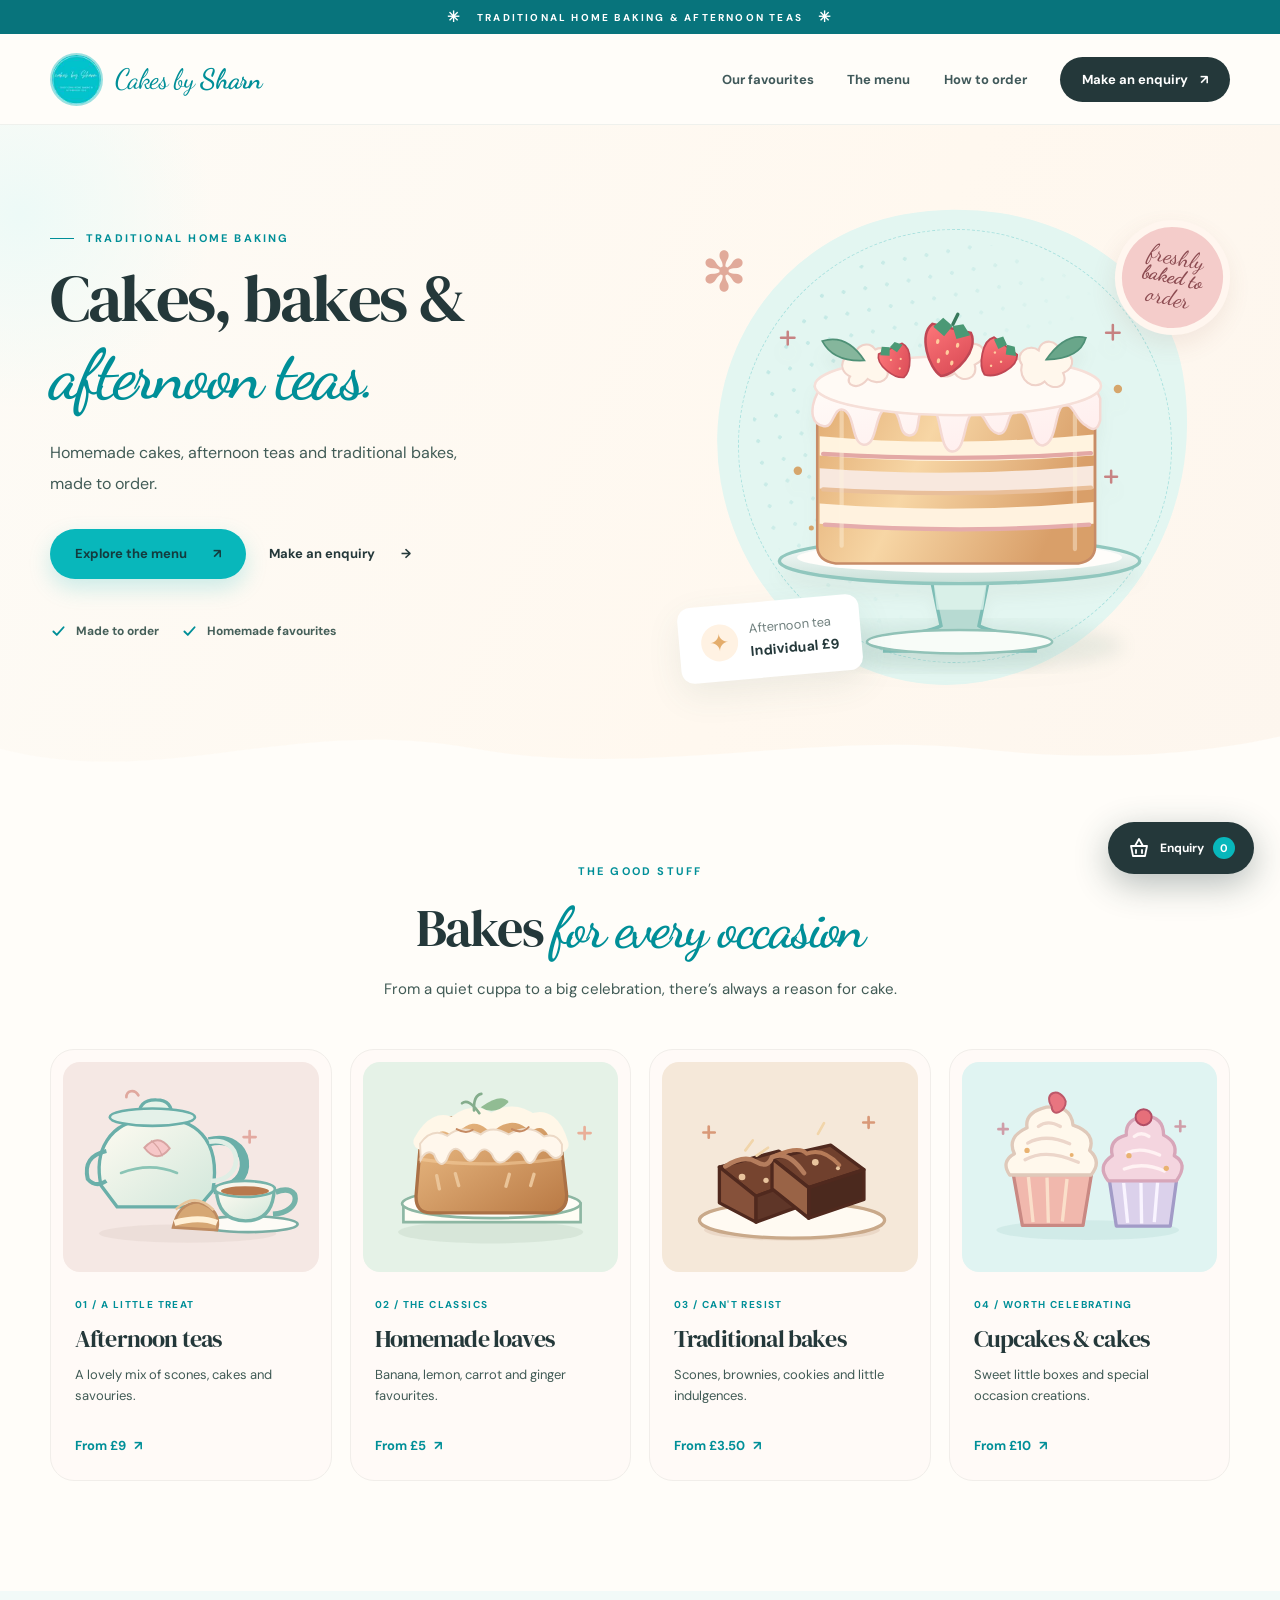
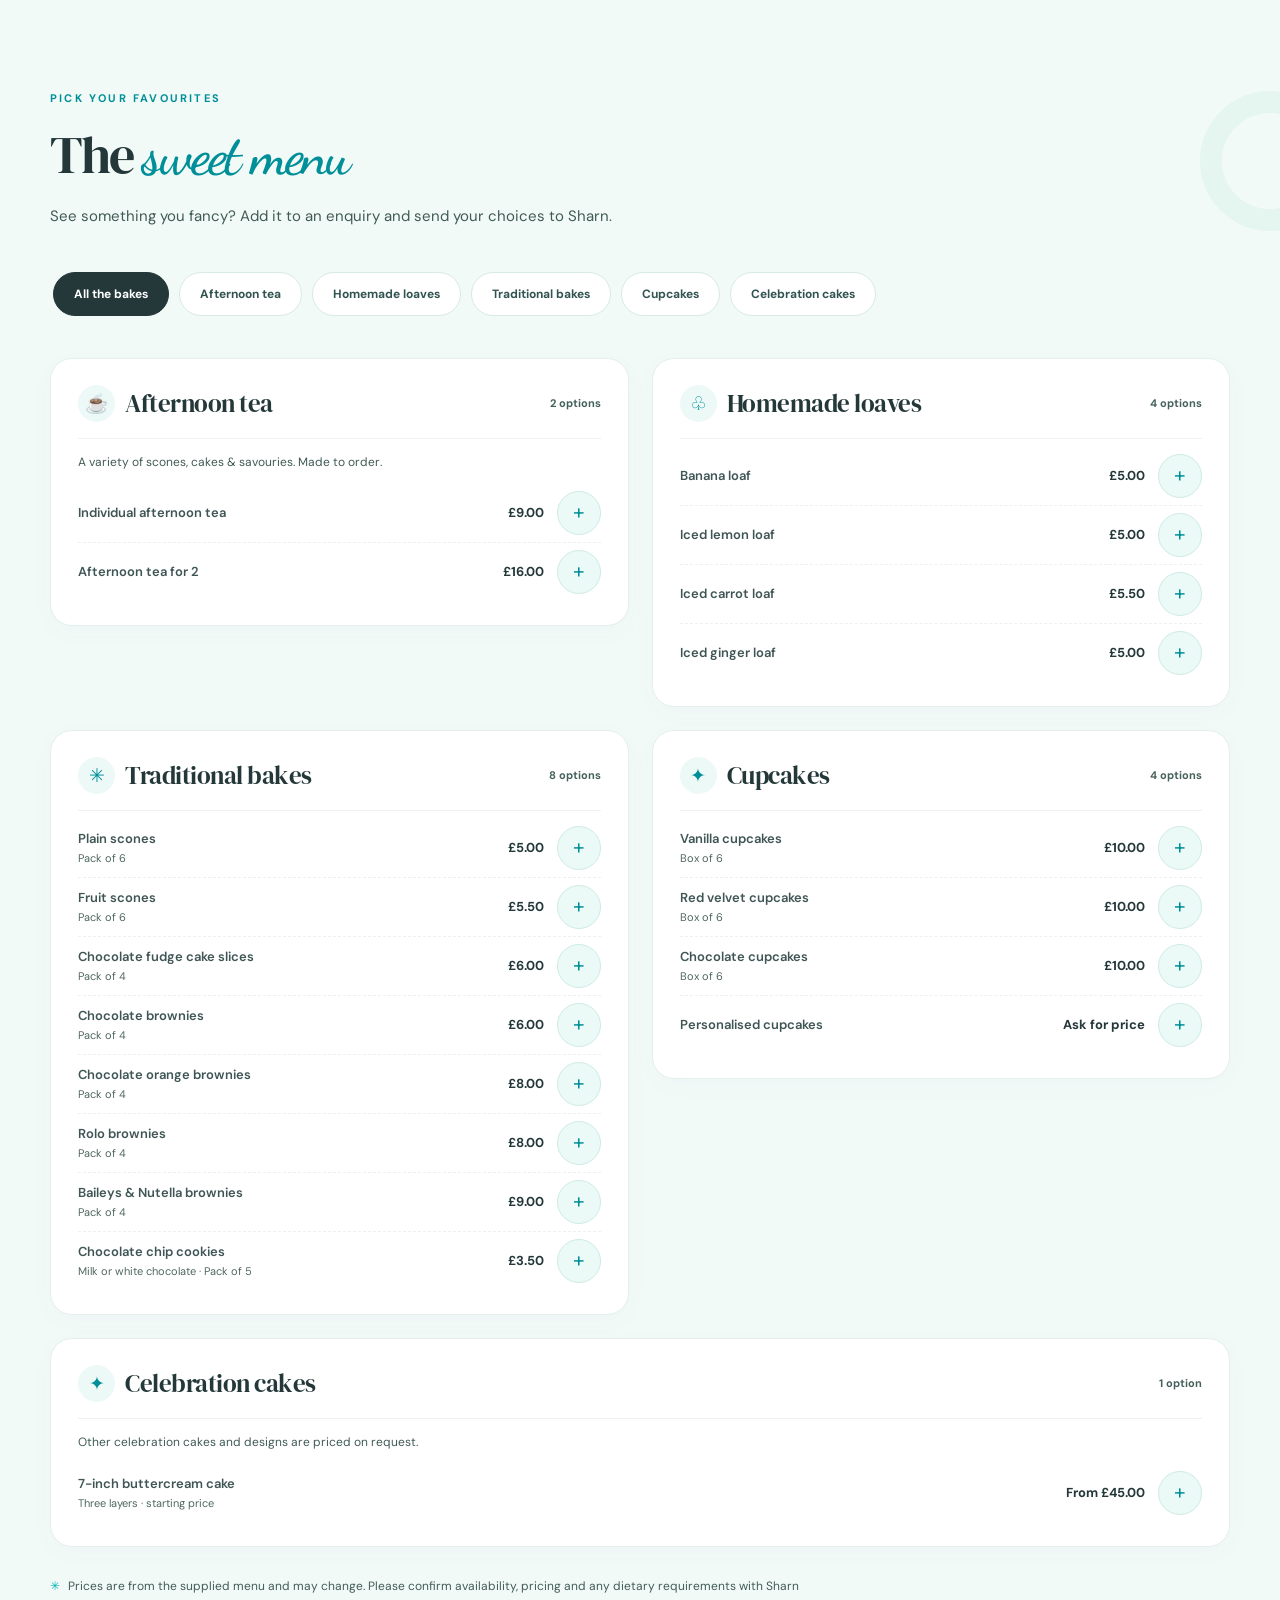
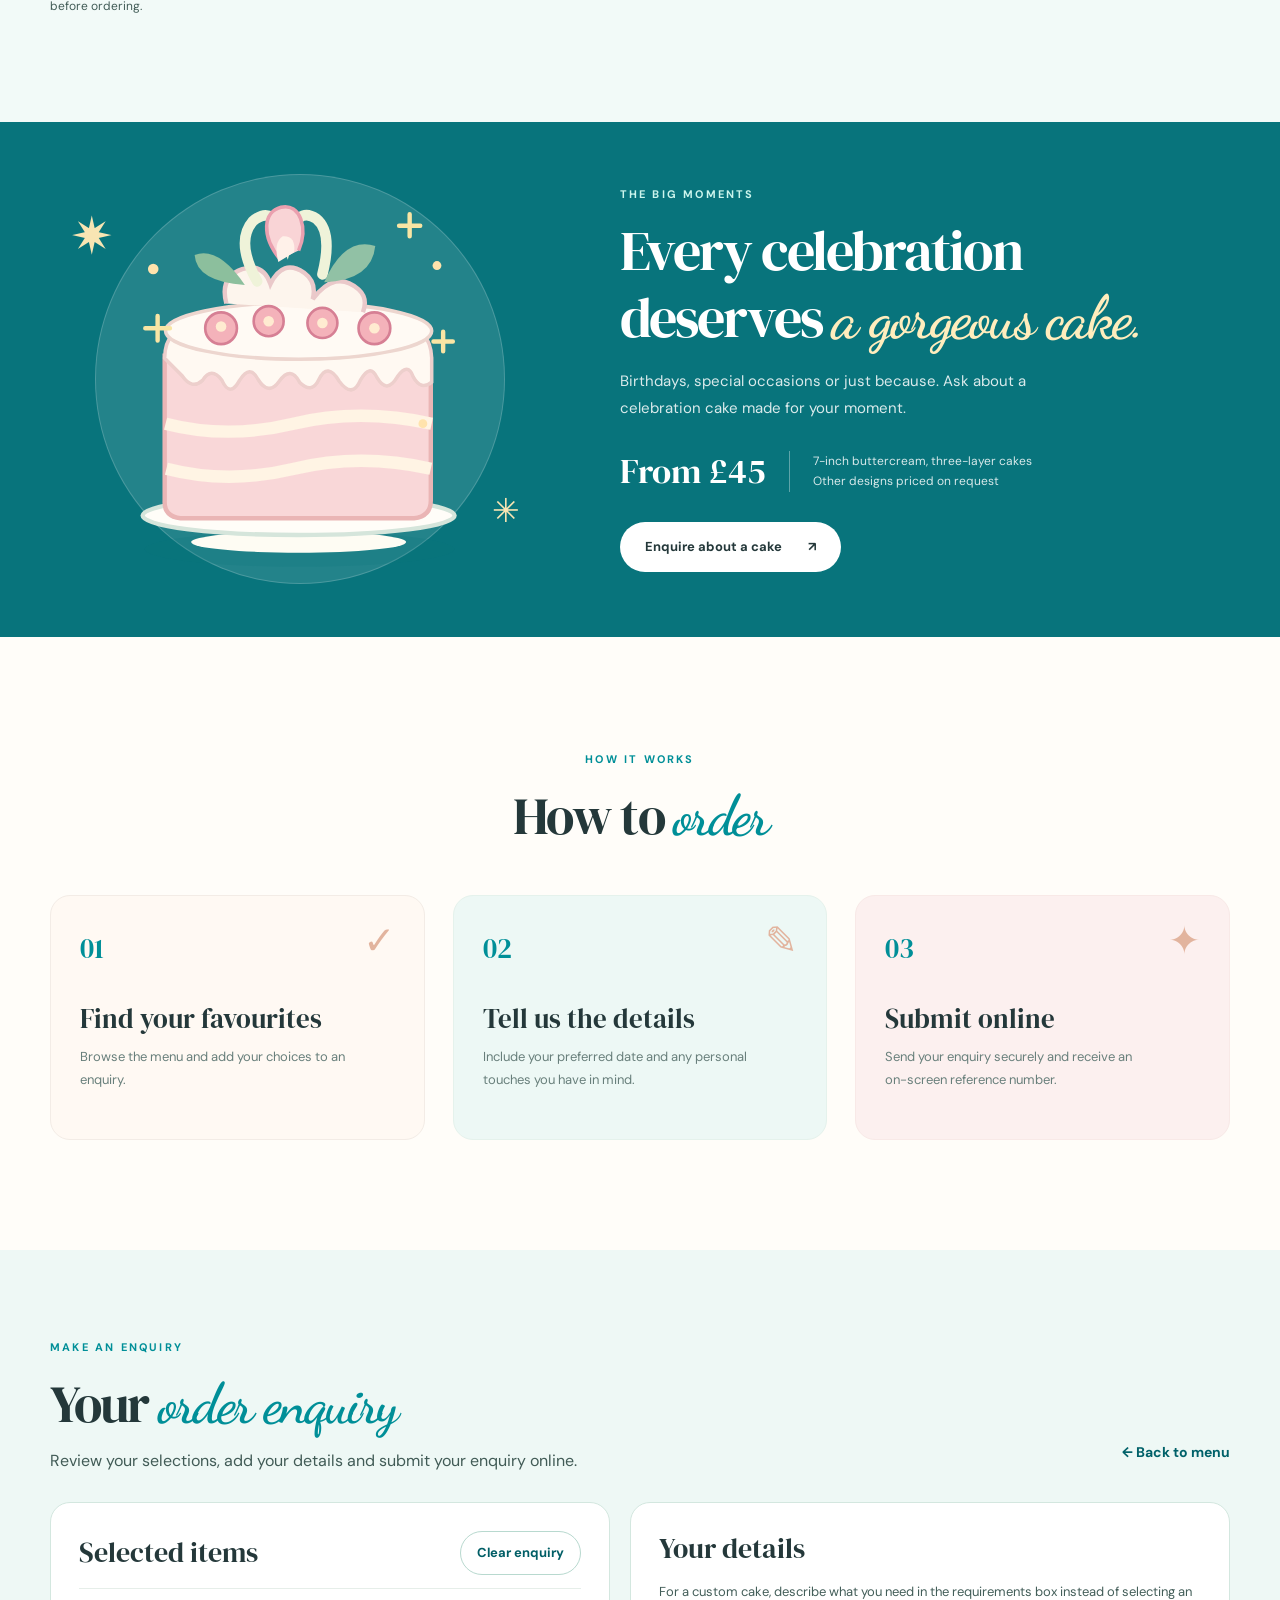
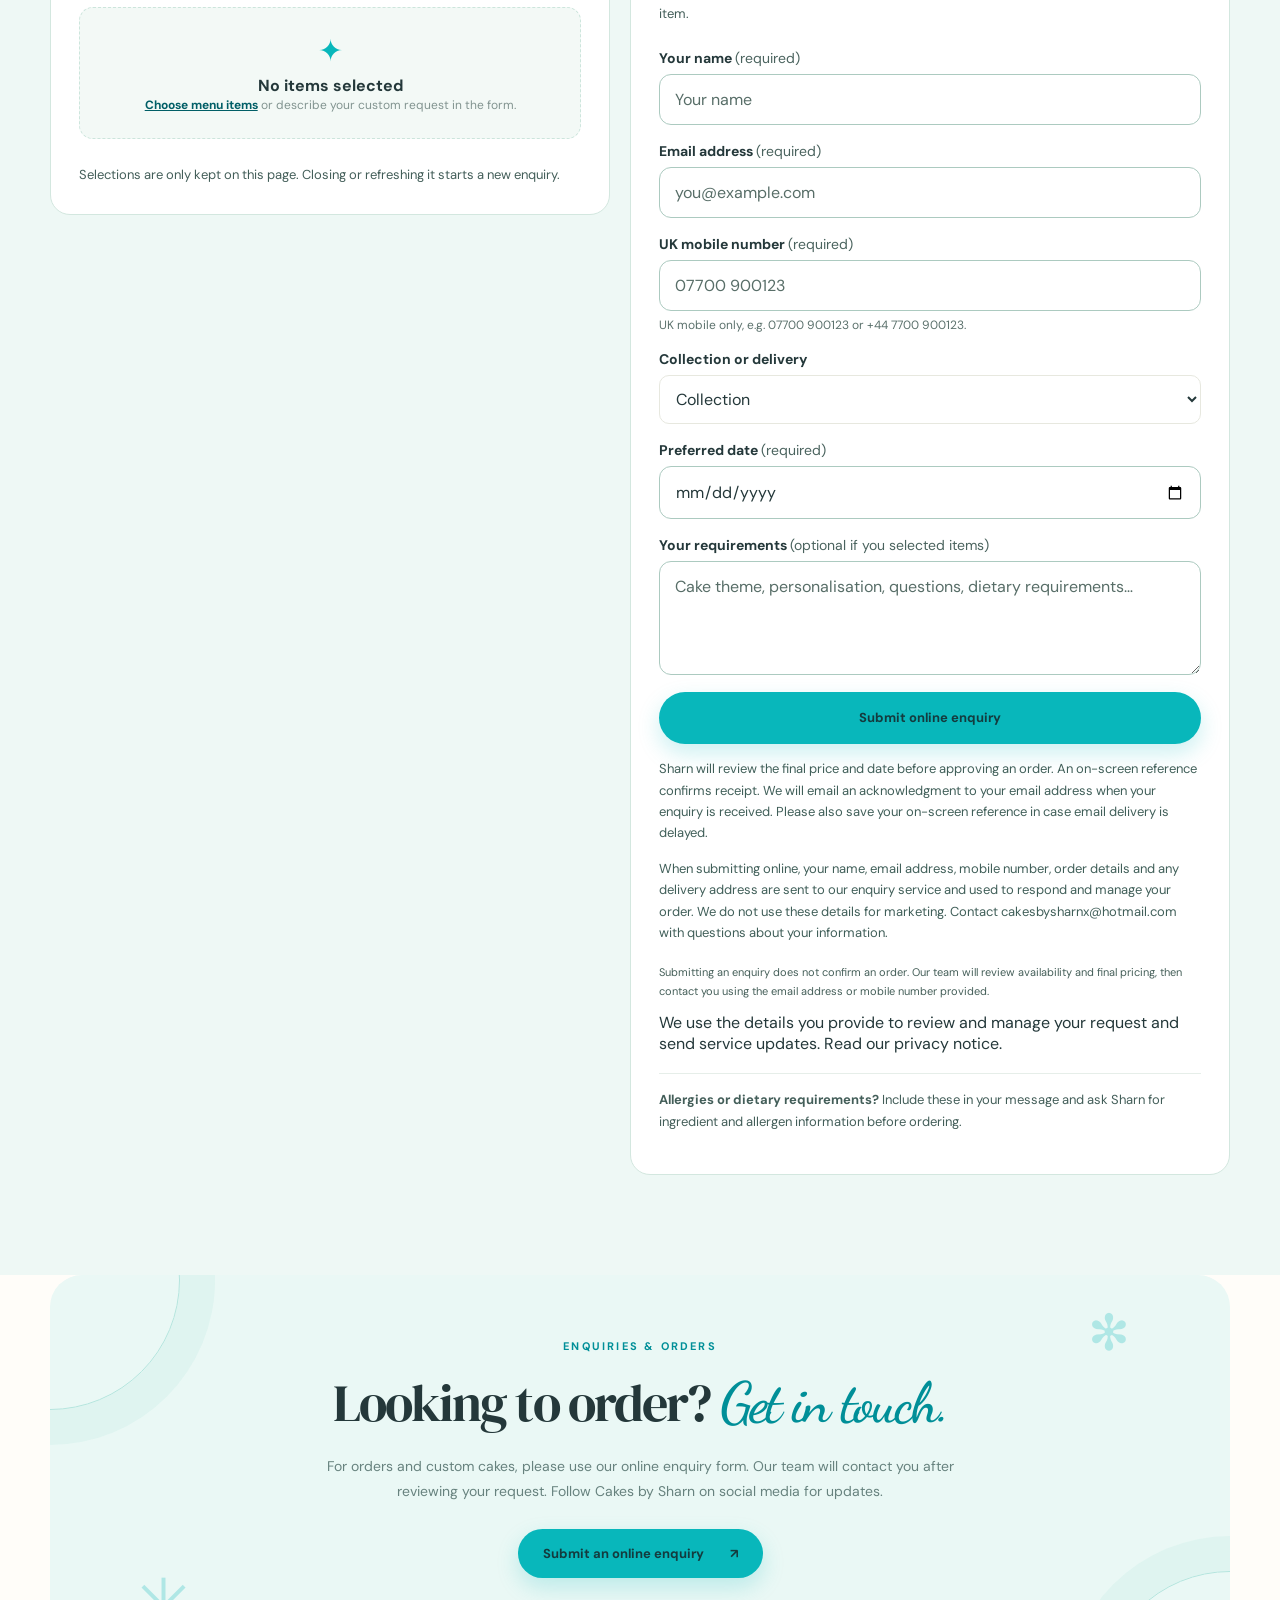
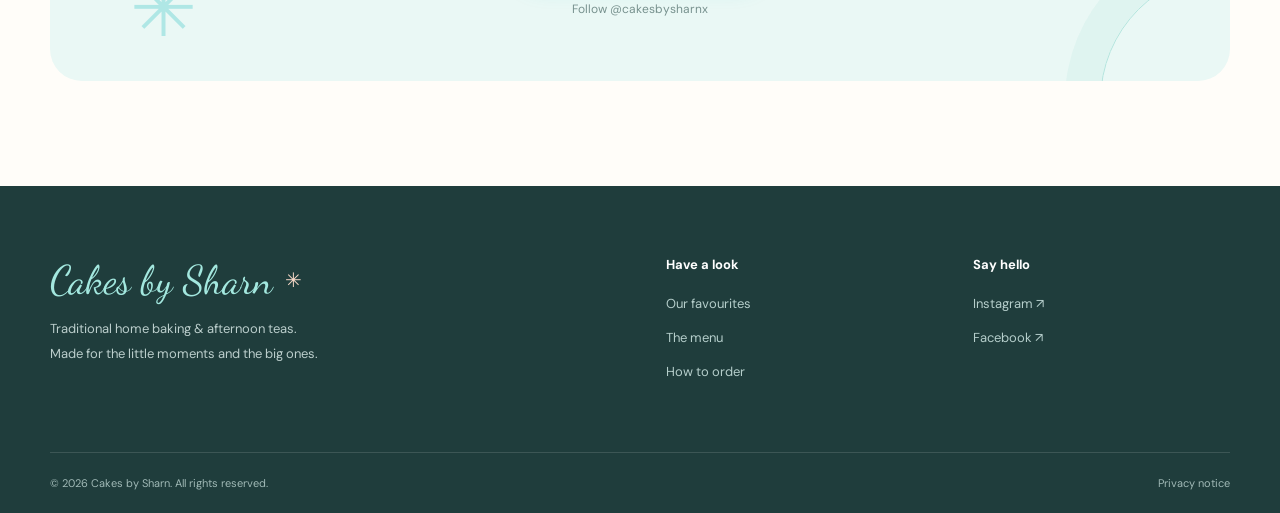
<file: index.html>
<!doctype html>
<html lang="en-GB">
<head>
  <meta charset="utf-8">
  <meta name="viewport" content="width=device-width, initial-scale=1">
  <meta name="theme-color" content="#0db9be">
  <meta name="description" content="Cakes by Sharn — traditional home baking, afternoon teas, celebration cakes, cupcakes, loaves and sweet treats made to order.">
  <meta property="og:type" content="website">
  <meta property="og:title" content="Cakes by Sharn | Traditional Home Baking & Afternoon Teas">
  <meta property="og:description" content="Traditional home baking, afternoon teas and celebration cakes made to order. Browse the menu and submit an online enquiry.">
  <meta property="og:image" content="https://www.cakesbysharn.co.uk/assets/social-preview.png">
  <meta property="og:url" content="https://www.cakesbysharn.co.uk/">
  <link rel="canonical" href="https://www.cakesbysharn.co.uk/">
  <title>Cakes by Sharn | Traditional Home Baking & Afternoon Teas</title>
  <link rel="icon" href="assets/favicon.svg" type="image/svg+xml">
  <link rel="preconnect" href="https://fonts.googleapis.com">
  <link rel="preconnect" href="https://fonts.gstatic.com" crossorigin>
  <link href="https://fonts.googleapis.com/css2?family=DM+Sans:wght@400;600;700&family=DM+Serif+Display&family=Dancing+Script:wght@600&display=swap" rel="stylesheet">
  <link rel="stylesheet" href="styles.css?v=20261118enterprise1">
  <script defer src="order-config.js?v=20261115a"></script>
  <script defer src="catalog.js?v=20261117a"></script>
  <script defer src="app.js?v=20261118enquiry1"></script>
</head>
<body>
  <a class="skip-link" href="#main">Skip to content</a>
  <div class="announcement"><span class="announcement-sparkle" aria-hidden="true">✳</span> Traditional home baking & afternoon teas <span class="announcement-sparkle" aria-hidden="true">✳</span></div>

  <header class="site-header" id="top">
    <div class="container header-inner">
      <a class="brand" href="#top" aria-label="Cakes by Sharn homepage">
        <img src="assets/cakes-by-sharn-logo.jpg" alt="" width="54" height="54">
        <span class="brand-text">Cakes by <strong>Sharn</strong></span>
      </a>
      <button class="mobile-menu-toggle" type="button" aria-expanded="false" aria-controls="site-nav" aria-label="Open navigation menu">
        <span></span><span></span><span></span>
      </button>
      <nav class="site-nav" id="site-nav" aria-label="Main navigation">
        <a href="#favourites">Our favourites</a>
        <a href="#menu">The menu</a>
        <a href="#how-to-order">How to order</a>
        <a class="nav-order" href="#enquiry">Make an enquiry <span aria-hidden="true">↗</span></a>
      </nav>
    </div>
  </header>

  <main id="main">
    <section class="hero" aria-labelledby="hero-title">
      <div class="container hero-grid">
        <div class="hero-copy">
          <p class="eyebrow"><span class="eyebrow-line" aria-hidden="true"></span> Traditional home baking</p>
          <h1 id="hero-title">Cakes, bakes &amp; <em>afternoon teas.</em></h1>
          <p class="hero-description">Homemade cakes, afternoon teas and traditional bakes, made to order.</p>
          <div class="hero-actions">
            <a class="button button-primary" href="#menu">Explore the menu <span aria-hidden="true">↗</span></a>
            <a class="button button-text" href="#enquiry">Make an enquiry <span aria-hidden="true">→</span></a>
          </div>
          <div class="hero-highlights" aria-label="What we make">
            <span><svg viewBox="0 0 20 20" aria-hidden="true"><path d="m4 10 4 4 8-9"/></svg> Made to order</span>
            <span><svg viewBox="0 0 20 20" aria-hidden="true"><path d="m4 10 4 4 8-9"/></svg> Homemade favourites</span>
          </div>
        </div>
        <div class="hero-art">
          <div class="hero-art-pattern" aria-hidden="true"></div>
          <img class="hero-cake" src="assets/hero-cake.svg" alt="Illustration of a strawberry-topped layer cake on a cake stand" width="640" height="640">
          <div class="hero-sticker"><span>freshly</span><strong>baked to</strong><span>order</span></div>
          <div class="hero-price-card"><span class="price-card-icon" aria-hidden="true">✦</span><span>Afternoon tea<br><strong>Individual £9</strong></span></div>
          <span class="hero-squiggle" aria-hidden="true">✻</span>
        </div>
      </div>
      <div class="hero-wave" aria-hidden="true"><svg viewBox="0 0 1440 70" preserveAspectRatio="none"><path d="M0,30 C180,80 330,-10 530,29 C720,67 915,8 1100,30 C1245,47 1355,35 1440,15 L1440,70 L0,70Z"/></svg></div>
    </section>

    <section class="intro-section" id="favourites" aria-labelledby="favourites-heading">
      <div class="container">
        <div class="section-heading centre">
          <p class="eyebrow">The good stuff</p>
          <h2 id="favourites-heading">Bakes <em>for every occasion</em></h2>
          <p>From a quiet cuppa to a big celebration, there’s always a reason for cake.</p>
        </div>
        <div class="feature-grid">
          <a class="feature-card feature-tea" href="#menu" data-filter-link="afternoon-tea">
            <div class="feature-illustration"><img src="assets/afternoon-tea.svg" alt="Illustrated teapot, teacup and scone" loading="lazy"></div>
            <div class="feature-text"><span class="feature-kicker">01 / A little treat</span><h3>Afternoon teas</h3><p>A lovely mix of scones, cakes and savouries.</p><span class="feature-link">From £9 <span aria-hidden="true">↗</span></span></div>
          </a>
          <a class="feature-card feature-loaf" href="#menu" data-filter-link="loaves">
            <div class="feature-illustration"><img src="assets/loaf.svg" alt="Illustrated iced loaf cake" loading="lazy"></div>
            <div class="feature-text"><span class="feature-kicker">02 / The classics</span><h3>Homemade loaves</h3><p>Banana, lemon, carrot and ginger favourites.</p><span class="feature-link">From £5 <span aria-hidden="true">↗</span></span></div>
          </a>
          <a class="feature-card feature-brownie" href="#menu" data-filter-link="traditional-bakes">
            <div class="feature-illustration"><img src="assets/brownies.svg" alt="Illustrated chocolate brownies" loading="lazy"></div>
            <div class="feature-text"><span class="feature-kicker">03 / Can't resist</span><h3>Traditional bakes</h3><p>Scones, brownies, cookies and little indulgences.</p><span class="feature-link">From £3.50 <span aria-hidden="true">↗</span></span></div>
          </a>
          <a class="feature-card feature-cupcake" href="#menu" data-filter-link="cupcakes">
            <div class="feature-illustration"><img src="assets/cupcakes.svg" alt="Illustrated cupcakes with icing" loading="lazy"></div>
            <div class="feature-text"><span class="feature-kicker">04 / Worth celebrating</span><h3>Cupcakes & cakes</h3><p>Sweet little boxes and special occasion creations.</p><span class="feature-link">From £10 <span aria-hidden="true">↗</span></span></div>
          </a>
        </div>
      </div>
    </section>

    <section class="menu-section" id="menu" aria-labelledby="menu-title">
      <div class="container">
        <div class="menu-section-top">
          <div class="section-heading">
            <p class="eyebrow">Pick your favourites</p>
            <h2 id="menu-title">The <em>sweet menu</em></h2>
            <p>See something you fancy? Add it to an enquiry and send your choices to Sharn.</p>
          </div>
          
        </div>
        <div class="menu-filter-wrap" role="group" aria-label="Filter menu categories">
          <div class="menu-filters" id="menu-filters"></div>
        </div>
        <div class="menu-groups" id="menu-groups" aria-live="polite"></div>
        <div class="menu-footnote"><span aria-hidden="true">✳</span> Prices are from the supplied menu and may change. Please confirm availability, pricing and any dietary requirements with Sharn before ordering.</div>
      </div>
    </section>

    <section class="celebration-section" id="celebrations" aria-labelledby="celebration-heading">
      <div class="container celebration-inner">
        <div class="celebration-art" aria-hidden="true">
          <span class="celebration-star star-one">✷</span><span class="celebration-star star-two">✳</span>
          <img src="assets/celebration-cake.svg" alt="">
        </div>
        <div class="celebration-copy">
          <p class="eyebrow">The big moments</p>
          <h2 id="celebration-heading">Every celebration deserves <em>a gorgeous cake.</em></h2>
          <p>Birthdays, special occasions or just because. Ask about a celebration cake made for your moment.</p>
          <div class="celebration-price"><strong>From £45</strong><span>7-inch buttercream, three-layer cakes<br>Other designs priced on request</span></div>
          <button class="button button-white" type="button" data-add="celebration-cakes:0">Enquire about a cake <span aria-hidden="true">↗</span></button>
        </div>
      </div>
    </section>

    <section class="ordering-section" id="how-to-order" aria-labelledby="order-title">
      <div class="container">
        <div class="section-heading centre">
          <p class="eyebrow">How it works</p>
          <h2 id="order-title">How to <em>order</em></h2>
        </div>
        <div class="steps-grid">
          <div class="step"><span class="step-number">01</span><span class="step-symbol" aria-hidden="true">✓</span><h3>Find your favourites</h3><p>Browse the menu and add your choices to an enquiry.</p></div>
          <div class="step"><span class="step-number">02</span><span class="step-symbol" aria-hidden="true">✎</span><h3>Tell us the details</h3><p>Include your preferred date and any personal touches you have in mind.</p></div>
          <div class="step"><span class="step-number">03</span><span class="step-symbol" aria-hidden="true">✦</span><h3>Submit online</h3><p>Send your enquiry securely and receive an on-screen reference number.</p></div>
        </div>
      </div>
    </section>

    <section class="enquiry-section" id="enquiry" aria-labelledby="enquiry-title">
      <div class="container">
        <div class="enquiry-heading">
          <div><p class="eyebrow">Make an enquiry</p><h2 id="enquiry-title">Your <em>order enquiry</em></h2><p>Review your selections, add your details and submit your enquiry online.</p></div>
          <a class="enquiry-back" href="#menu">← Back to menu</a>
        </div>
        <div class="enquiry-layout">
          <div class="enquiry-panel enquiry-summary" aria-labelledby="enquiry-summary-title">
            <div class="enquiry-summary-header"><h3 id="enquiry-summary-title">Selected items</h3><button class="clear-enquiry" id="clear-enquiry" type="button">Clear enquiry</button></div>
            <div id="basket-items" aria-live="polite"></div>
            <div id="basket-total" class="basket-total" hidden></div>
            <p class="enquiry-session-note">Selections are only kept on this page. Closing or refreshing it starts a new enquiry.</p>
          </div>
          <div class="enquiry-panel enquiry-details">
            <h3>Your details</h3><p class="enquiry-intro">For a custom cake, describe what you need in the requirements box instead of selecting an item.</p>
            <form id="enquiry-form" novalidate>
          <p class="enquiry-error" id="enquiry-error" role="alert" tabindex="-1" hidden></p>
        <div class="form-field"><label for="customer-name">Your name <span>(required)</span></label><input id="customer-name" name="name" type="text" autocomplete="name" placeholder="Your name"></div>
        <div class="form-field" id="contact-email-field"><label for="customer-email">Email address <span>(required)</span></label><input id="customer-email" name="email" type="email" autocomplete="email" maxlength="254" placeholder="you@example.com" required></div>
        <div class="form-field" id="contact-mobile-field"><label for="customer-mobile">UK mobile number <span>(required)</span></label><input id="customer-mobile" name="mobile" type="tel" autocomplete="tel" inputmode="tel" maxlength="40" placeholder="07700 900123" aria-describedby="mobile-help" required><small id="mobile-help">UK mobile only, e.g. 07700 900123 or +44 7700 900123.</small></div>
        <div class="form-field"><label for="fulfilment-method">Collection or delivery</label><select id="fulfilment-method" name="fulfilment"><option value="collection">Collection</option><option value="delivery">Delivery</option></select></div>
        <div class="form-field" id="delivery-address-field" hidden><label for="delivery-address">Delivery address</label><textarea id="delivery-address" name="deliveryAddress" rows="2" maxlength="500" placeholder="Address and postcode"></textarea></div>
        <div class="form-field"><label for="preferred-date">Preferred date <span>(required)</span></label><input id="preferred-date" name="preferredDate" type="date"></div>
        <div class="form-field"><label for="order-notes">Your requirements <span>(optional if you selected items)</span></label><textarea id="order-notes" name="notes" rows="4" placeholder="Cake theme, personalisation, questions, dietary requirements…"></textarea></div>
        <div id="online-enquiry-panel" hidden><div class="enquiry-honeypot" aria-hidden="true"><label>Website <input id="enquiry-website" name="website" type="text" tabindex="-1" autocomplete="off"></label></div><button class="button button-primary enquiry-email" type="button" id="submit-online-enquiry">Submit online enquiry</button><p class="enquiry-email-help">Sharn will review the final price and date before approving an order. An on-screen reference confirms receipt. We will email an acknowledgment to your email address when your enquiry is received. Please also save your on-screen reference in case email delivery is delayed.</p><p class="enquiry-email-help">When submitting online, your name, email address, mobile number, order details and any delivery address are sent to our enquiry service and used to respond and manage your order. We do not use these details for marketing. Contact <a href="mailto:cakesbysharnx@hotmail.com">cakesbysharnx@hotmail.com</a> with questions about your information.</p><p id="online-enquiry-result" class="enquiry-result" role="status" aria-live="polite" aria-atomic="true"></p></div>
        <p class="drawer-note">Submitting an enquiry does not confirm an order. Our team will review availability and final pricing, then contact you using the email address or mobile number provided.</p>
        <p class="enquiry-privacy-note">We use the details you provide to review and manage your request and send service updates. Read our <a href="privacy.html">privacy notice</a>.</p>
      <p class="allergen-note"><strong>Allergies or dietary requirements?</strong> Include these in your message and ask Sharn for ingredient and allergen information before ordering.</p>
        </form>
          </div>
        </div>
      </div>
    </section>

    <section class="contact-section" id="contact" aria-labelledby="contact-heading">
      <div class="container contact-card">
        <div class="contact-decoration decor-left" aria-hidden="true">✳</div>
        <div class="contact-decoration decor-right" aria-hidden="true">✻</div>
        <div class="contact-content">
          <p class="eyebrow">Enquiries & orders</p>
          <h2 id="contact-heading">Looking to order? <em>Get in touch.</em></h2>
          <p>For orders and custom cakes, please use our online enquiry form. Our team will contact you after reviewing your request. Follow Cakes by Sharn on social media for updates.</p>
          <div class="contact-actions">
            <a class="button button-primary" href="#enquiry">Submit an online enquiry <span aria-hidden="true">↗</span></a>
          </div>
          <p class="contact-handle">Follow @cakesbysharnx</p>
        </div>
      </div>
    </section>
  </main>

  <footer class="site-footer">
    <div class="container footer-grid">
      <div class="footer-about"><a class="footer-brand" href="#top">Cakes by Sharn<span>✳</span></a><p>Traditional home baking & afternoon teas.<br>Made for the little moments and the big ones.</p></div>
      <div class="footer-nav"><strong>Have a look</strong><a href="#favourites">Our favourites</a><a href="#menu">The menu</a><a href="#how-to-order">How to order</a></div>
      <div class="footer-nav"><strong>Say hello</strong><a href="https://www.instagram.com/cakesbysharnx/" target="_blank" rel="noopener noreferrer">Instagram ↗</a><a href="https://www.facebook.com/cakesbysharnx/" target="_blank" rel="noopener noreferrer">Facebook ↗</a></div>
    </div>
    <div class="container footer-bottom"><span>© <span id="year">2026</span> Cakes by Sharn. All rights reserved.</span><a href="privacy.html">Privacy notice</a></div>
  </footer>

  <a class="basket-fab" id="basket-trigger" href="#enquiry" aria-label="View your order enquiry">
    <svg width="24" height="24" viewBox="0 0 24 24" fill="none" stroke="currentColor" stroke-width="1.8" stroke-linecap="round" stroke-linejoin="round" aria-hidden="true"><path d="m4 10 2 10h12l2-10H4Z"/><path d="m8 10 4-7 4 7"/><path d="M9 14v3M15 14v3"/></svg>
    <span class="basket-fab-label">Enquiry</span><span class="basket-count" id="basket-count" aria-live="polite">0</span>
  </a>
  <div class="toast" id="toast" role="status" aria-live="polite"></div>
</body>
</html>
</file>
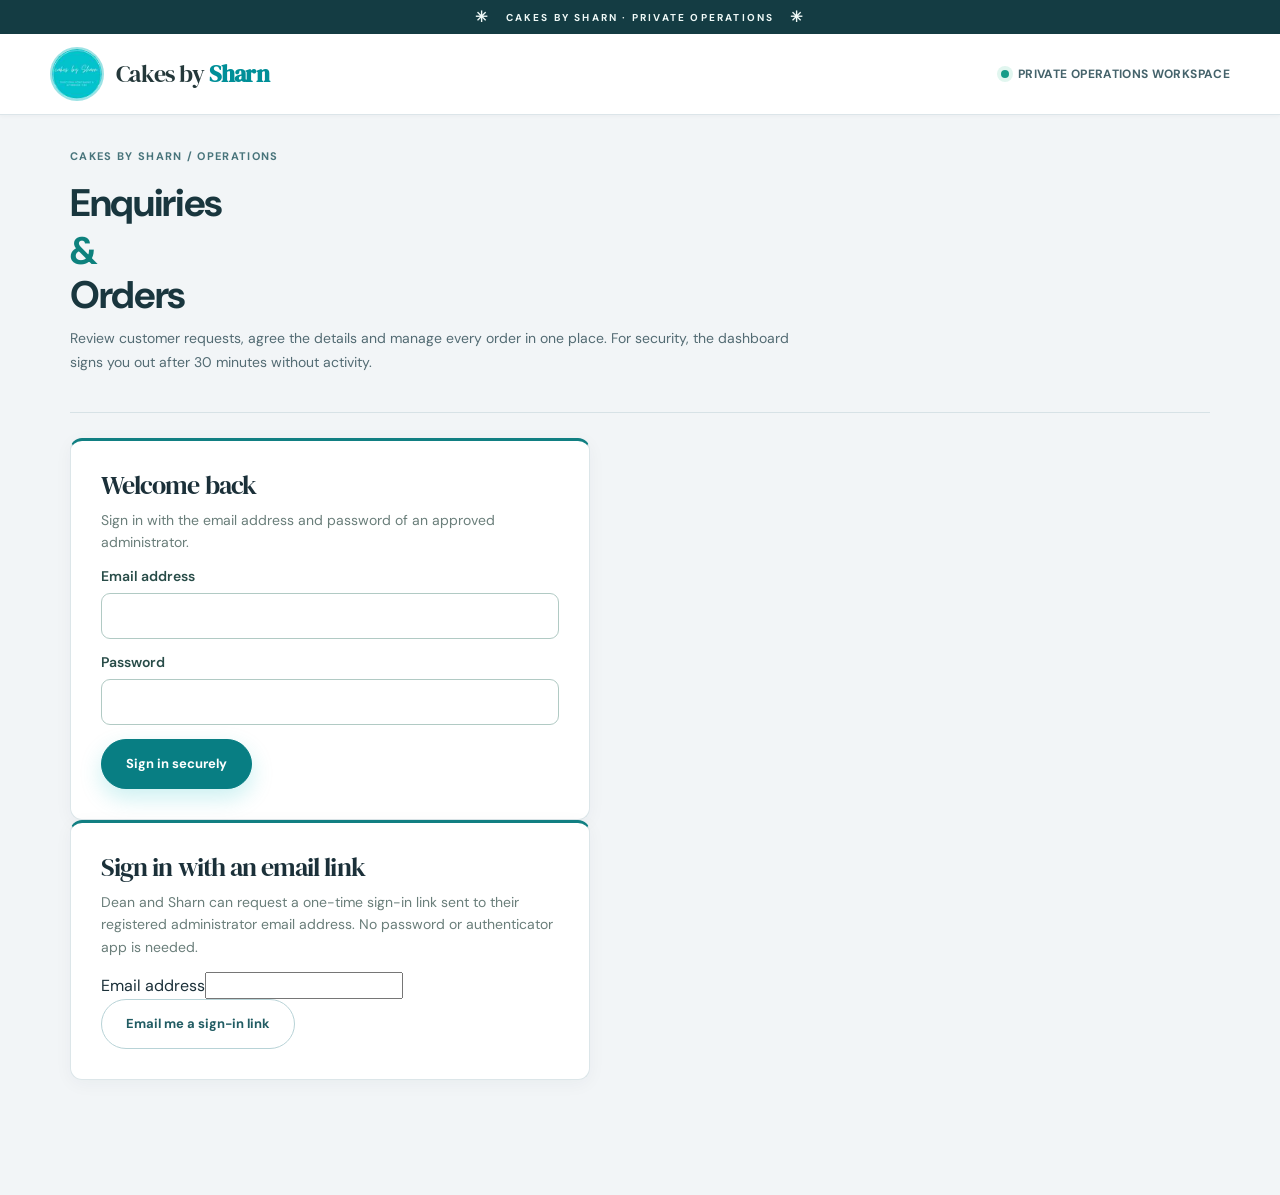
<file: admin.html>
<!doctype html>
<html lang="en-GB"><head><meta charset="utf-8"><meta name="viewport" content="width=device-width,initial-scale=1">
<meta name="robots" content="noindex,nofollow"><meta name="theme-color" content="#08b7bb"><link rel="icon" href="assets/favicon.svg" type="image/svg+xml"><link rel="preconnect" href="https://fonts.googleapis.com"><link rel="preconnect" href="https://fonts.gstatic.com" crossorigin><link href="https://fonts.googleapis.com/css2?family=DM+Sans:wght@400;600;700&family=DM+Serif+Display&family=Dancing+Script:wght@600&display=swap" rel="stylesheet"><title>Enquiries & Orders | Cakes by Sharn</title>
<link rel="stylesheet" href="styles.css?v=20261118modal1"><script defer src="order-config.js?v=1"></script><script defer src="admin.js?v=20261118modal1"></script></head>
<body class="admin-page">
<div class="announcement"><span class="announcement-sparkle" aria-hidden="true">✳</span> Cakes by Sharn · Private operations <span class="announcement-sparkle" aria-hidden="true">✳</span></div><header class="admin-topbar"><div class="container admin-topbar-inner"><a class="brand" href="index.html" aria-label="Cakes by Sharn homepage"><img src="assets/cakes-by-sharn-logo.jpg" alt="" width="54" height="54"><span class="brand-text">Cakes by <strong>Sharn</strong></span></a><span class="admin-private-label"><span class="admin-private-dot" aria-hidden="true"></span> Private operations workspace</span></div></header>
<main class="container admin-shell">
<div class="admin-page-heading"><div><p class="eyebrow">Cakes by Sharn / Operations</p><h1>Enquiries <em>&</em> Orders</h1><p class="admin-muted">Review customer requests, agree the details and manage every order in one place. For security, the dashboard signs you out after 30 minutes without activity.</p></div><div id="admin-session-actions" hidden><span class="admin-session-indicator">● Secure session · 30-minute idle timeout</span><button id="admin-refresh" class="button button-outline" type="button">↻ Refresh</button> <button id="admin-signout" class="button button-outline" type="button">Sign out</button></div></div>
<section id="admin-login" class="admin-login-card"><h2>Welcome back</h2><p class="admin-muted">Sign in with the email address and password of an approved administrator.</p><form id="login-form"><label>Email address<input id="admin-email" type="email" autocomplete="username" required></label><label>Password<input id="admin-password" type="password" autocomplete="current-password" required></label><button class="button button-primary" type="submit">Sign in securely</button></form></section>
<section id="admin-magic-link" class="admin-login-card">
<h2>Sign in with an email link</h2>
<p class="admin-muted">Dean and Sharn can request a one-time sign-in link sent to their registered administrator email address. No password or authenticator app is needed.</p>
<form id="admin-magic-link-form"><label>Email address<input id="admin-magic-email" type="email" autocomplete="email" required></label><button class="button button-outline" type="submit">Email me a sign-in link</button></form>
</section>
<section id="admin-dashboard" hidden>
<div id="admin-email-health" class="admin-email-warning" role="alert" hidden>
  <strong>Customer emails are not configured.</strong>
  Automatic enquiry acknowledgments and approval/decline emails cannot be sent. Add <code>RESEND_API_KEY</code> under Supabase Edge Function Secrets, then resend failed notifications from the enquiry record. Orders and enquiries can still be saved.
</div>
<section class="admin-analytics" aria-labelledby="analytics-heading">
<div class="admin-analytics-heading"><div><p class="eyebrow">Business performance</p><h2 id="analytics-heading">Progress &amp; pricing overview</h2><p class="admin-muted">Last six months of enquiries, orders and agreed charges.</p></div>
<span class="admin-reporting-period">Rolling 6 months</span></div>
<div id="admin-analytics-cards" class="admin-analytics-cards" aria-live="polite"></div>
<div class="admin-analytics-panels"><section class="admin-analytics-panel"><h3>Monthly enquiry &amp; order activity</h3><div id="admin-activity-chart" class="admin-activity-chart" role="img" aria-label="Monthly enquiry and order activity"></div><div class="admin-chart-legend"><span>Enquiries</span><span>Approved orders</span></div></section>
<section class="admin-analytics-panel"><h3>Enquiry pipeline</h3><div id="admin-pipeline" class="admin-pipeline"></div><h3>Preferred contact methods</h3><div id="admin-contact-breakdown" class="admin-contact-breakdown"></div></section></div>
<p class="admin-analytics-disclaimer">Approved order value is the agreed price recorded when an order is created, not money received. Estimated enquiry value uses advertised menu prices and may exclude bespoke items, delivery and adjustments. Recorded payments and costs are tracked separately; agreed charges are not automatically revenue collected or profit.</p></section>
<section class="admin-accounting-tools" aria-label="Accounting archive"><div><h2>Accounting records</h2><p class="admin-muted">Export current and archived orders for bookkeeping. Current and previously archived records remain private for tax and accounting purposes; automatic deletion is disabled.</p></div><div class="admin-tax-actions"><label for="admin-tax-year">UK tax year<select id="admin-tax-year" aria-label="Tax year"></select></label><button id="admin-tax-report" class="button button-primary" type="button">Download annual tax report</button><button id="admin-export-accounting" class="button button-outline" type="button">Export accounting CSV</button></div></section>
<section id="admin-finance-panel" class="admin-finance-panel" aria-labelledby="finance-title">
<div class="admin-analytics-heading"><div><p class="eyebrow">Bookkeeping</p><h2 id="finance-title">Receipts, refunds &amp; expenses</h2><p class="admin-muted">Record genuine payments against approved orders and capture costs with receipt references. Entries cannot be edited or deleted.</p></div><button id="admin-export-ledger" class="button button-outline" type="button">Export financial ledger CSV</button></div>
<form id="admin-expense-form" class="admin-expense-form">
<label>Expense date <input name="spentOn" type="date" required></label>
<label>Category <select name="category" required><option value="ingredients">Ingredients</option><option value="packaging">Packaging</option><option value="delivery">Delivery</option><option value="equipment">Equipment</option><option value="marketing">Marketing</option><option value="utilities">Utilities</option><option value="other">Other</option></select></label>
<label>Supplier <input name="supplier" type="text" maxlength="120" required></label>
<label>Description <input name="description" type="text" maxlength="500" required></label>
<label>Cost (£) <input name="amount" type="number" min="0.01" max="1000000" step="0.01" required></label>
<label>Receipt / evidence reference <input name="reference" maxlength="120" placeholder="Optional receipt identifier"></label>
<button type="submit" class="button button-primary">Record expense</button></form>
<p class="admin-muted">Do not enter bank card numbers or sensitive payment credentials. Retain original invoices, receipts and bank evidence securely outside this dashboard.</p>
</section>
<section id="admin-owner-panel" class="admin-owner-panel" hidden aria-labelledby="admin-owner-title"><div class="admin-analytics-heading"><div><p class="eyebrow">Owner controls</p><h2 id="admin-owner-title">Security &amp; administration</h2><p class="admin-muted">Dean-only: manage administrator privileges and review the audit trail.</p></div><button id="admin-owner-refresh" class="button button-outline" type="button">Refresh security overview</button></div><div id="admin-user-list"></div><h3>Recent administrative changes</h3><div id="admin-audit-list"></div></section>
<div class="admin-metrics" id="admin-metrics" aria-label="Current enquiry overview"></div>
<div class="admin-list-card"><div class="admin-list-toolbar"><div><h2>Customer enquiries</h2><p class="admin-muted" id="admin-list-caption">Choose an enquiry to review its details and actions.</p></div><div class="admin-list-controls"><label for="admin-search" class="sr-only">Search enquiries</label><input id="admin-search" type="search" placeholder="Search name or reference" autocomplete="off"><label for="admin-filter" class="sr-only">Filter by status</label><select id="admin-filter"><option value="all">All statuses</option><option value="pending">Pending</option><option value="confirmed">Approved</option><option value="declined">Declined</option></select></div></div><div id="admin-owner-delete-tools" class="admin-owner-delete-tools" hidden>
  <label class="admin-owner-select-all"><input id="admin-select-page" type="checkbox"> Select all on this page</label>
  <span id="admin-selected-count" aria-live="polite">0 selected</span>
  <button id="admin-delete-selected" class="button button-outline admin-danger-button" type="button" disabled>Delete selected</button>
  <button id="admin-show-deleted" class="button button-outline" type="button" aria-expanded="false">Deleted records / Restore</button>
</div>
<section id="admin-deleted-panel" class="admin-deleted-panel" hidden aria-labelledby="admin-deleted-title">
  <h3 id="admin-deleted-title">Deleted enquiries and linked orders</h3>
  <p class="admin-muted">Dean only. Deleted records disappear from the active Orders screen but are retained securely for recovery, accounting and audit. No customer emails are sent when records are deleted or restored.</p>
  <div id="admin-deleted-list" role="list"></div>
</section>
<div class="admin-list-head" aria-hidden="true"><span>Customer / reference</span><span>Requested</span><span>Contact</span><span>Estimate</span><span>Status</span><span></span></div><div id="admin-orders" class="admin-records"></div><p id="admin-empty" class="admin-empty" hidden>No enquiries match your search.</p></div>
<div id="admin-pagination" class="admin-pagination" hidden><button id="admin-prev-page" class="button button-outline" type="button">Previous</button><span id="admin-page-label"></span><button id="admin-next-page" class="button button-outline" type="button">Next</button></div>
</section>
<p id="admin-status" class="admin-live-status" role="status" aria-live="polite"></p></main>
<dialog id="admin-record-dialog" class="admin-record-dialog" aria-labelledby="admin-record-dialog-title">
  <div class="admin-dialog-header">
    <div><p class="eyebrow">Enquiry / Order details</p><h2 id="admin-record-dialog-title"></h2></div>
    <button id="admin-record-dialog-close" class="admin-dialog-close" type="button" aria-label="Close order details">✕ <span>Close</span></button>
  </div>
  <div id="admin-record-dialog-content" class="admin-dialog-content"></div>
</dialog>
</body></html>
</file>
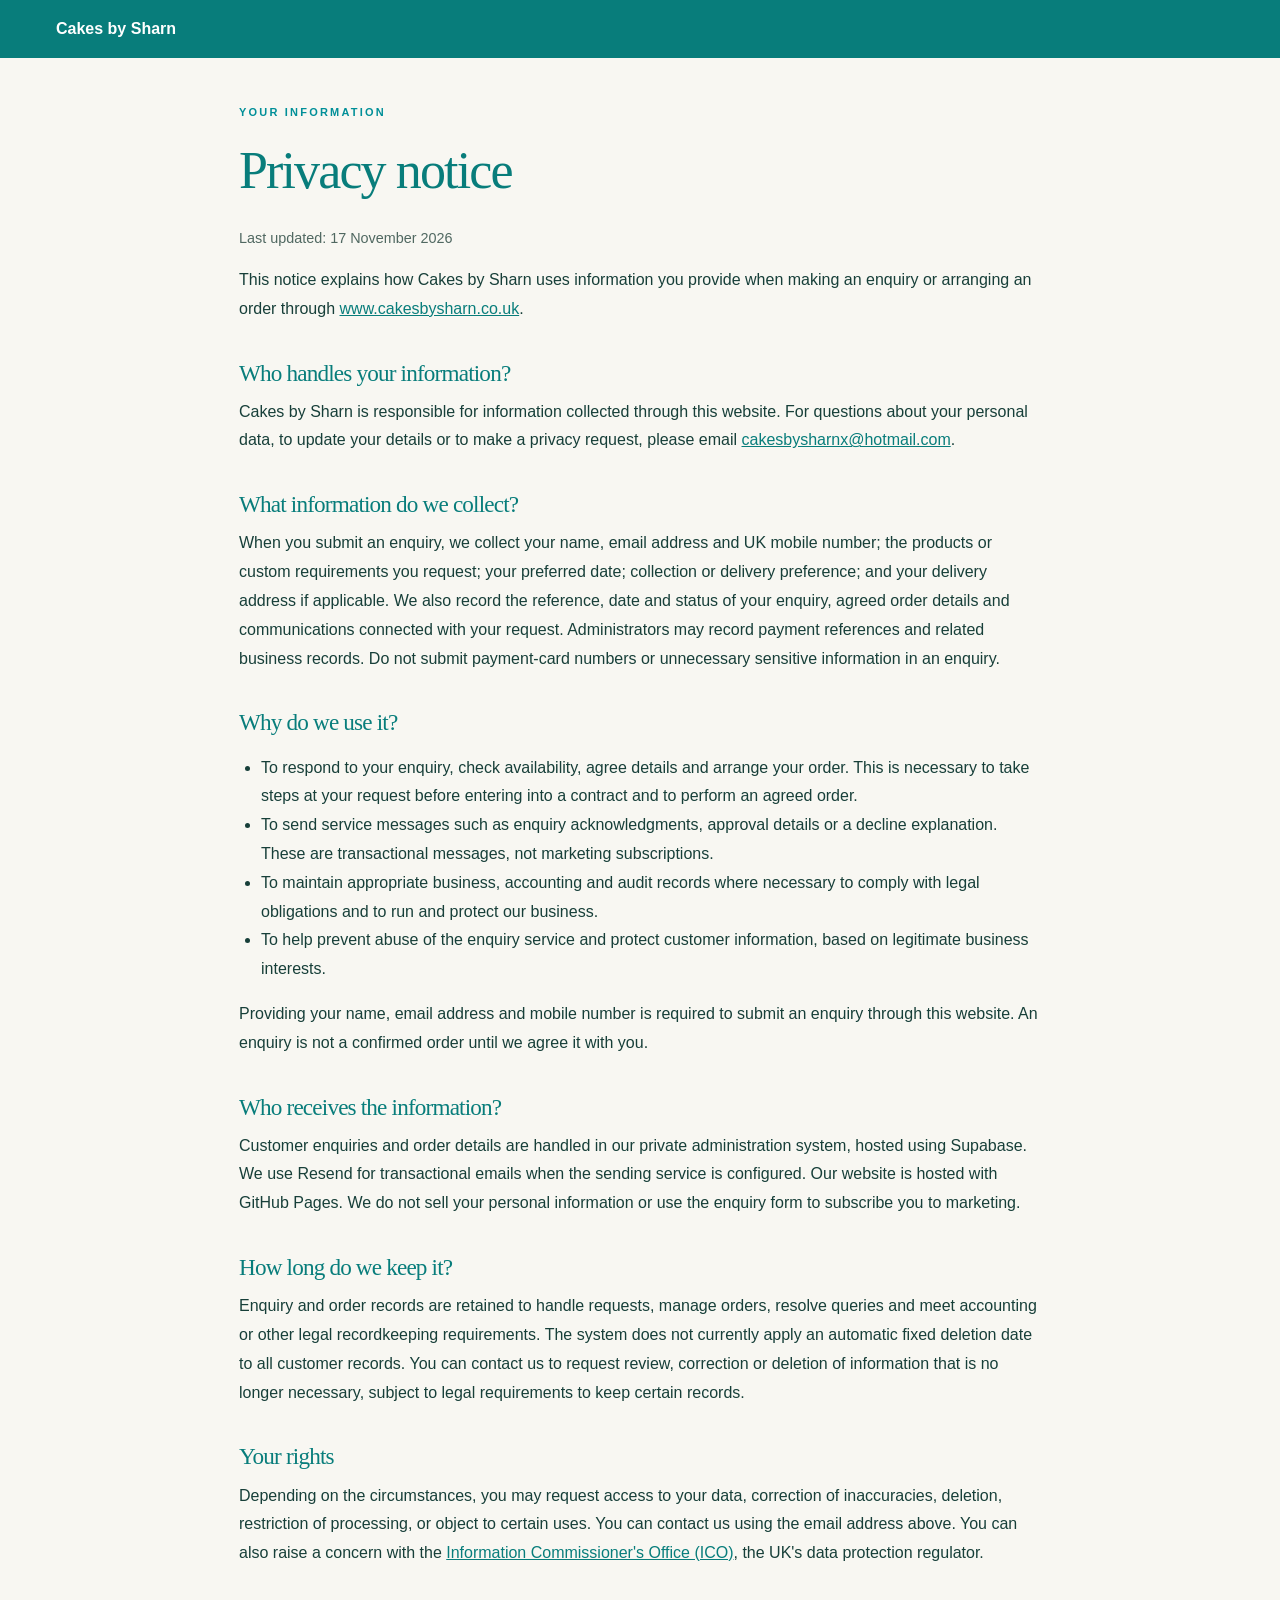
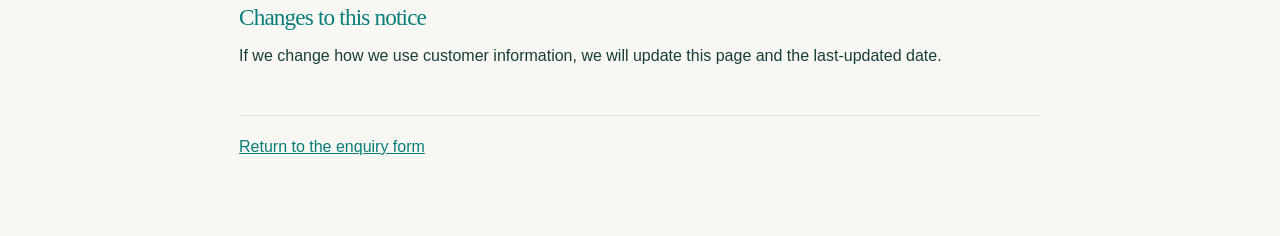
<file: privacy.html>
<!doctype html>
<html lang="en-GB">
<head>
  <meta charset="utf-8">
  <meta name="viewport" content="width=device-width,initial-scale=1">
  <meta name="description" content="How Cakes by Sharn uses and protects information supplied with order enquiries.">
  <meta name="theme-color" content="#0a7773">
  <link rel="canonical" href="https://www.cakesbysharn.co.uk/privacy.html">
  <link rel="icon" href="assets/favicon.svg" type="image/svg+xml">
  <link rel="stylesheet" href="styles.css?v=20261117readiness1">
  <title>Privacy notice | Cakes by Sharn</title>
  <style>
    .privacy-page{background:#f8f7f2;color:#173f39;min-height:100vh}
    .privacy-shell{max-width:850px;margin:0 auto;padding:45px 24px 80px}
    .privacy-shell h1{font:normal clamp(2rem,5vw,3.25rem)/1.15 Georgia,serif;color:#087d7b}
    .privacy-shell h2{font:normal 1.45rem/1.3 Georgia,serif;color:#087d7b;margin:34px 0 10px}
    .privacy-shell p,.privacy-shell li{line-height:1.8}
    .privacy-shell a{color:#087d7b;text-decoration:underline}
    .privacy-shell ul{padding-left:22px}
    .privacy-updated{color:#506861;font-size:.9rem}
    .privacy-site-nav{background:#087d7b;color:white;padding:20px 24px}
    .privacy-site-nav a{color:white;font-weight:700;text-decoration:none}
    .privacy-site-nav a:hover{text-decoration:underline}
    .privacy-foot{border-top:1px solid #d8e8de;margin-top:44px;padding-top:22px}
  </style>
</head>
<body class="privacy-page">
  <header class="privacy-site-nav"><div class="container"><a href="index.html">Cakes by Sharn</a></div></header>
  <main class="privacy-shell" id="main">
    <p class="eyebrow">Your information</p>
    <h1>Privacy notice</h1>
    <p class="privacy-updated">Last updated: 17 November 2026</p>
    <p>This notice explains how Cakes by Sharn uses information you provide when making an enquiry or arranging an order through <a href="https://www.cakesbysharn.co.uk/">www.cakesbysharn.co.uk</a>.</p>

    <h2>Who handles your information?</h2>
    <p>Cakes by Sharn is responsible for information collected through this website. For questions about your personal data, to update your details or to make a privacy request, please email <a href="mailto:cakesbysharnx@hotmail.com">cakesbysharnx@hotmail.com</a>.</p>

    <h2>What information do we collect?</h2>
    <p>When you submit an enquiry, we collect your name, email address and UK mobile number; the products or custom requirements you request; your preferred date; collection or delivery preference; and your delivery address if applicable. We also record the reference, date and status of your enquiry, agreed order details and communications connected with your request. Administrators may record payment references and related business records. Do not submit payment-card numbers or unnecessary sensitive information in an enquiry.</p>

    <h2>Why do we use it?</h2>
    <ul>
      <li>To respond to your enquiry, check availability, agree details and arrange your order. This is necessary to take steps at your request before entering into a contract and to perform an agreed order.</li>
      <li>To send service messages such as enquiry acknowledgments, approval details or a decline explanation. These are transactional messages, not marketing subscriptions.</li>
      <li>To maintain appropriate business, accounting and audit records where necessary to comply with legal obligations and to run and protect our business.</li>
      <li>To help prevent abuse of the enquiry service and protect customer information, based on legitimate business interests.</li>
    </ul>
    <p>Providing your name, email address and mobile number is required to submit an enquiry through this website. An enquiry is not a confirmed order until we agree it with you.</p>

    <h2>Who receives the information?</h2>
    <p>Customer enquiries and order details are handled in our private administration system, hosted using Supabase. We use Resend for transactional emails when the sending service is configured. Our website is hosted with GitHub Pages. We do not sell your personal information or use the enquiry form to subscribe you to marketing.</p>

    <h2>How long do we keep it?</h2>
    <p>Enquiry and order records are retained to handle requests, manage orders, resolve queries and meet accounting or other legal recordkeeping requirements. The system does not currently apply an automatic fixed deletion date to all customer records. You can contact us to request review, correction or deletion of information that is no longer necessary, subject to legal requirements to keep certain records.</p>

    <h2>Your rights</h2>
    <p>Depending on the circumstances, you may request access to your data, correction of inaccuracies, deletion, restriction of processing, or object to certain uses. You can contact us using the email address above. You can also raise a concern with the <a href="https://ico.org.uk/make-a-complaint/" target="_blank" rel="noopener noreferrer">Information Commissioner's Office (ICO)</a>, the UK's data protection regulator.</p>

    <h2>Changes to this notice</h2>
    <p>If we change how we use customer information, we will update this page and the last-updated date.</p>

    <div class="privacy-foot"><a href="index.html#enquiry">Return to the enquiry form</a></div>
  </main>
</body>
</html>
</file>
<file: styles.css>
:root {
  --teal: #08b7bb;
  --teal-dark: #008f98;
  --ink: #24383a;
  --ink-soft: #5e7170;
  --cream: #fffdf9;
  --paper: #fff8ef;
  --light-mint: #eaf9f7;
  --pink: #fae2de;
  --border: #e7e8df;
  --serif: 'DM Serif Display', Georgia, serif;
  --sans: 'DM Sans', Arial, sans-serif;
  --script: 'Dancing Script', 'Brush Script MT', cursive;
  --shadow: 0 17px 50px rgba(27, 70, 69, .09);
}
*, *::before, *::after { box-sizing: border-box; }
html { scroll-behavior: smooth; scroll-padding-top: 100px; }
html, body { overflow-x: clip; }
body { margin: 0; color: var(--ink); background: var(--cream); font-family: var(--sans); -webkit-font-smoothing: antialiased; }
body.drawer-open { overflow: hidden; }
img, svg { display: block; max-width: 100%; }
button, input, textarea { font: inherit; }
button { cursor: pointer; }
a { color: inherit; text-decoration: none; }
button:focus-visible, a:focus-visible, input:focus-visible, textarea:focus-visible { outline: 3px solid #e4a44c; outline-offset: 4px; }
::selection { background: #b6eeee; color: var(--ink); }
.container { width: min(1180px, calc(100% - 64px)); margin-inline: auto; }
.skip-link { position: fixed; z-index: 1000; top: -80px; left: 16px; background: var(--ink); color: white; padding: 12px 20px; border-radius: 8px; }
.skip-link:focus { top: 12px; }
.announcement { min-height: 34px; display: flex; align-items: center; justify-content: center; gap: 15px; padding: 6px 15px; background: var(--teal); color: #fff; font-size: 10px; text-align: center; text-transform: uppercase; letter-spacing: .22em; font-weight: 700; }
.announcement-sparkle { font-size: 15px; }
.site-header { height: 91px; position: sticky; top: 0; z-index: 40; background: rgba(255, 253, 249, .97); border-bottom: 1px solid rgba(19, 82, 80, .065); backdrop-filter: blur(16px); }
.header-inner { height: 100%; display: flex; align-items: center; justify-content: space-between; gap: 30px; }
.brand { display: inline-flex; align-items: center; gap: 12px; white-space: nowrap; }
.brand img { width: 53px; height: 53px; object-fit: cover; border-radius: 50%; border: 2px solid rgba(8, 183, 187, .4); }
.brand-text { font-family: var(--script); font-size: 28px; color: var(--teal-dark); line-height: 1; letter-spacing: -.03em; }
.brand-text strong { font-weight: 700; }
.site-nav { display: flex; align-items: center; gap: clamp(20px, 2.6vw, 38px); }
.site-nav a { font-size: 13px; font-weight: 700; color: #40595a; transition: color .2s ease; }
.site-nav a:hover { color: var(--teal-dark); }
.site-nav .nav-order { background: var(--ink); color: white; padding: 14px 22px; border-radius: 100px; }
.nav-order span { padding-left: 9px; }
.site-nav .nav-order:hover { background: var(--teal-dark); color: white; }
.mobile-menu-toggle { display: none; border: 0; background: transparent; padding: 12px; }
.mobile-menu-toggle span { display: block; width: 24px; height: 2px; border-radius: 1px; background: var(--ink); margin: 5px; }

/* Hero */
.hero { position: relative; isolation: isolate; background: linear-gradient(115deg, #fdfbf6 0%, #fff8ef 62%, #fdf6ee 100%); overflow: hidden; }
.hero::before { content: ''; position: absolute; width: 400px; height: 400px; background: radial-gradient(circle, #edfaf7 0, transparent 68%); left: -180px; top: -110px; z-index: -1; }
.hero-grid { min-height: 630px; display: grid; grid-template-columns: 1.05fr .95fr; align-items: center; gap: 20px; padding-block: 45px 60px; }
.hero-copy { max-width: 605px; position: relative; z-index: 2; padding-bottom: 20px; }
.eyebrow { display: flex; align-items: center; gap: 12px; font-size: 11px; font-weight: 700; letter-spacing: .2em; color: var(--teal-dark); text-transform: uppercase; margin: 0 0 18px; }
.eyebrow-line { width: 24px; height: 1px; background: currentColor; }
h1, h2, h3, p { margin-top: 0; }
h1, h2, h3 { font-weight: 400; }
h1, h2 { font-family: var(--serif); letter-spacing: -.036em; }
h1 { font-size: clamp(57px, 5.25vw, 82px); line-height: 1.035; margin: 0 0 25px; max-width: 675px; }
h1 em, h2 em { font-family: var(--script); font-style: normal; color: var(--teal-dark); font-weight: 600; letter-spacing: -.045em; white-space: normal; }
h1 em { display: block; font-size: 1.03em; line-height: 1.1; margin-top: 4px; }
.hero-description { max-width: 430px; color: #667677; font-size: 16px; line-height: 1.9; margin-bottom: 30px; }
.hero-actions { display: flex; gap: 22px; align-items: center; flex-wrap: wrap; }
.button { display: inline-flex; align-items: center; justify-content: center; gap: 26px; border-radius: 40px; border: 1px solid transparent; padding: 16px 24px; font-size: 13px; font-weight: 700; line-height: 1.2; transition: transform .2s ease, background .2s ease, box-shadow .2s ease; white-space: nowrap; }
.button:hover { transform: translateY(-2px); }
.button-primary { background: var(--teal); color: white; box-shadow: 0 9px 22px rgba(8, 183, 187, .21); }
.button-primary:hover { background: var(--teal-dark); box-shadow: 0 10px 25px rgba(8, 183, 187, .25); }
.button-text { padding-inline: 0; color: var(--ink); }
.button-text:hover { color: var(--teal-dark); }
.button-outline { color: var(--ink); border-color: #beddd9; background: rgba(255,255,255,.5); }
.button-outline:hover { background: white; }
.button-white { color: var(--ink); background: white; }
.button-white:hover { background: #fff7eb; }
.hero-highlights { display: flex; flex-wrap: wrap; gap: 22px; margin-top: 44px; font-size: 12px; font-weight: 700; color: #71817f; }
.hero-highlights span { display: inline-flex; align-items: center; gap: 9px; }
.hero-highlights svg { width: 17px; height: 17px; fill: none; stroke: var(--teal-dark); stroke-width: 2.2; stroke-linecap: round; stroke-linejoin: round; }
.hero-art { width: 100%; max-width: 600px; aspect-ratio: 1/1; position: relative; display: flex; justify-content: center; align-items: center; margin-left: auto; }
.hero-art-pattern { position: absolute; inset: 7%; background: #e3f6f1; border-radius: 48% 52% 53% 47% / 49% 43% 57% 51%; transform: rotate(-10deg); }
.hero-art-pattern::before { content: ''; position: absolute; inset: 20px; border: 1.5px dashed rgba(6, 166, 170, .25); border-radius: 50%; }
.hero-art-pattern::after { content: ''; position: absolute; inset: 7%; border-radius: 50%; background-image: radial-gradient(rgba(6,158,160,.2) 1.8px, transparent 1.9px); background-size: 22px 22px; mask-image: linear-gradient(130deg, #000, transparent 60%); }
.hero-cake { width: 98%; height: auto; position: relative; z-index: 1; filter: drop-shadow(0 14px 7px rgba(94,89,71,.05)); animation: float-cake 6s ease-in-out infinite; }
@keyframes float-cake { 0%, 100% { transform: translateY(0); } 50% { transform: translateY(-8px); } }
.hero-sticker { position: absolute; width: 115px; height: 115px; z-index: 2; top: 9%; right: 0; border-radius: 50%; transform: rotate(12deg); display: flex; align-items: center; justify-content: center; flex-direction: column; background: #f4ccca; border: 7px solid #fff6ef; color: #8c4b51; box-shadow: 0 10px 25px #915c4a1c; font-family: var(--script); font-size: 23px; line-height: .95; text-align: center; }
.hero-sticker strong { font-size: 20px; }
.hero-price-card { position: absolute; z-index: 2; bottom: 8%; left: 0; display: flex; gap: 12px; align-items: center; background: white; box-shadow: 0 12px 35px #40656418; padding: 16px 22px; border-radius: 13px; font-size: 13px; line-height: 1.6; color: #71817f; transform: rotate(-5deg); }
.hero-price-card strong { color: var(--ink); font-size: 14px; }
.price-card-icon { color: #e4ad6c; background: #fff2e3; width: 37px; height: 37px; border-radius: 50%; display: grid; place-items: center; font-size: 24px; }
.hero-squiggle { position: absolute; top: 12%; left: 4%; z-index: 2; color: #e1aa9a; font-size: 55px; }
.hero-wave { position: absolute; bottom: -1px; left: 0; width: 100%; height: 58px; }
.hero-wave svg { width: 100%; height: 100%; fill: var(--cream); }

/* Shared sections */
section { scroll-margin-top: 85px; }
.intro-section { padding: 83px 0 110px; }
.section-heading { max-width: 650px; }
.section-heading.centre { margin: 0 auto 46px; text-align: center; }
.section-heading.centre .eyebrow { justify-content: center; }
h2 { font-size: clamp(38px, 4.1vw, 55px); line-height: 1.15; margin-bottom: 15px; }
h2 em { font-size: 1.08em; }
.section-heading > p:not(.eyebrow) { color: var(--ink-soft); font-size: 15px; line-height: 1.8; }
.feature-grid { display: grid; grid-template-columns: repeat(4, 1fr); gap: 18px; }
.feature-card { display: block; border-radius: 24px; padding: 12px 12px 25px; background: #fffaf7; border: 1px solid #f1eeea; transition: transform .25s ease, box-shadow .25s ease; overflow: hidden; }
.feature-card:hover { transform: translateY(-5px); box-shadow: var(--shadow); }
.feature-illustration { aspect-ratio: 1.22/1; border-radius: 17px; display: flex; align-items: center; justify-content: center; overflow: hidden; }
.feature-illustration img { width: 94%; height: 94%; object-fit: contain; transition: transform .3s ease; }
.feature-card:hover img { transform: scale(1.06) rotate(-2deg); }
.feature-tea .feature-illustration { background: #f5e8e4; }
.feature-loaf .feature-illustration { background: #e5f2e7; }
.feature-brownie .feature-illustration { background: #f5e8d9; }
.feature-cupcake .feature-illustration { background: #e0f4f2; }
.feature-text { padding: 20px 12px 0; }
.feature-kicker { color: var(--teal-dark); text-transform: uppercase; letter-spacing: .14em; font-size: 10px; font-weight: 700; }
.feature-text h3 { font-family: var(--serif); font-size: 24px; letter-spacing: -.035em; margin: 9px 0; }
.feature-text p { color: var(--ink-soft); line-height: 1.65; min-height: 54px; font-size: 13px; margin: 0 0 16px; }
.feature-link { display: inline-flex; gap: 8px; color: var(--teal-dark); font-size: 13px; font-weight: 700; }

/* Menu */
.menu-section { padding: 100px 0 105px; background: #f2faf8; position: relative; }
.menu-section::before { content: ''; display: block; position: absolute; width: 140px; height: 140px; right: -60px; top: 100px; border: 22px solid #e5f5ef; border-radius: 50%; }
.menu-section-top { display: flex; justify-content: space-between; align-items: center; }
.menu-section-top .section-heading { max-width: 585px; }
.menu-doodle { flex: 0 0 auto; font-size: 14px; letter-spacing: .12em; color: var(--teal-dark); font-family: var(--script); text-align: center; line-height: 1; transform: rotate(12deg); padding: 0 55px; }
.menu-doodle span { font-size: 55px; line-height: .9; }
.menu-filter-wrap { overflow: auto hidden; margin: 24px 0 32px; scrollbar-width: thin; }
.menu-filters { display: flex; width: max-content; max-width: none; gap: 10px; padding: 3px 3px 10px; }
.filter-button { border: 1px solid #d8eae6; border-radius: 100px; background: #fff; padding: 11px 20px; font-size: 12px; font-weight: 700; color: #658381; white-space: nowrap; }
.filter-button:hover { border-color: var(--teal); }
.filter-button.active { background: var(--ink); color: white; border-color: var(--ink); }
.menu-groups { display: grid; grid-template-columns: repeat(2, minmax(0,1fr)); align-items: start; gap: 23px; }
.menu-group { border: 1px solid #e5efeb; border-radius: 22px; padding: 26px 27px 24px; background: #fff; box-shadow: 0 6px 25px rgba(47, 96, 89, .028); }
.menu-group:last-child:nth-child(odd) { grid-column: 1 / -1; }
.menu-group-heading { display: flex; align-items: center; justify-content: space-between; gap: 12px; padding-bottom: 16px; margin-bottom: 8px; border-bottom: 1px solid #eff2ef; }
.menu-group-title { display: flex; align-items: center; gap: 10px; }
.menu-group-title h3 { font-family: var(--serif); font-size: 25px; letter-spacing: -.02em; margin: 0; }
.menu-group-icon { display: grid; place-items: center; width: 37px; height: 37px; font-size: 19px; border-radius: 50%; background: #edf9f7; color: var(--teal-dark); }
.menu-group-count { color: #9ba9a5; font-size: 11px; font-weight: 700; }
.menu-group-note { margin: 0 0 12px; padding-top: 6px; color: var(--ink-soft); font-size: 12px; line-height: 1.6; }
.menu-item { display: grid; grid-template-columns: minmax(0,1fr) auto auto; gap: 13px; align-items: center; min-height: 50px; padding: 7px 0; }
.menu-item + .menu-item { border-top: 1px dashed #edf0ec; }
.menu-item-name { font-size: 13px; line-height: 1.5; color: #3f5554; font-weight: 600; }
.menu-item-sub { display: block; color: #8c9c9a; font-size: 11px; font-weight: 400; margin-top: 1px; }
.menu-item-price { font-size: 13px; color: var(--ink); white-space: nowrap; font-weight: 700; }
.menu-add { border: 1px solid #cdebe5; border-radius: 50%; background: #ecfaf7; color: var(--teal-dark); height: 31px; width: 31px; font-size: 21px; line-height: 1; display: grid; place-items: center; transition: .2s; }
.menu-add:hover { background: var(--teal); color: white; transform: scale(1.06); }
.menu-footnote { color: #708886; font-size: 12px; line-height: 1.7; max-width: 780px; margin: 29px 0 0; }
.menu-footnote span { color: var(--teal); padding-right: 5px; }

/* Celebration */
.celebration-section { background: #14adaf; color: #fff; overflow: hidden; }
.celebration-inner { min-height: 470px; display: grid; grid-template-columns: .9fr 1.1fr; align-items: center; gap: 70px; }
.celebration-art { position: relative; height: 455px; display: flex; justify-content: center; align-items: center; }
.celebration-art::before { content: ''; position: absolute; width: 410px; height: 410px; max-width: 100%; border-radius: 50%; background: rgba(255,255,255,.11); border: 1px solid rgba(255,255,255,.18); }
.celebration-art img { height: 95%; max-width: 100%; position: relative; z-index: 1; }
.celebration-star { position: absolute; z-index: 2; font-size: 52px; color: #f8e5b3; }
.star-one { top: 50px; left: 20px; }
.star-two { bottom: 75px; right: 30px; font-size: 33px; }
.celebration-copy { padding: 65px 0; }
.celebration-copy .eyebrow { color: #ccf5ed; }
.celebration-copy h2 { max-width: 620px; font-size: clamp(43px,4.4vw,61px); }
.celebration-copy h2 em { color: #ffedbd; }
.celebration-copy > p:not(.eyebrow) { color: rgba(255,255,255,.85); line-height: 1.8; font-size: 15px; max-width: 440px; }
.celebration-price { display: flex; align-items: center; gap: 23px; margin: 25px 0 27px; }
.celebration-price strong { font-family: var(--serif); font-size: 35px; white-space: nowrap; font-weight: 400; }
.celebration-price span { border-left: 1px solid rgba(255,255,255,.35); padding-left: 23px; color: rgba(255,255,255,.84); font-size: 12px; line-height: 1.7; }

/* Ordering */
.ordering-section { padding: 115px 0 110px; }
.steps-grid { display: grid; grid-template-columns: repeat(3,1fr); gap: 28px; margin-top: 45px; }
.step { position: relative; min-height: 245px; padding: 33px 29px; background: #fff9f3; border: 1px solid #f3ece6; border-radius: 20px; }
.step:nth-child(2) { background: #edf8f5; border-color: #e5f2ec; }
.step:nth-child(3) { background: #fcf0ef; border-color: #f8e9e7; }
.step-number { font-family: var(--serif); color: var(--teal-dark); font-size: 28px; }
.step-symbol { position: absolute; right: 28px; top: 22px; font-family: var(--script); color: #e2b49e; font-size: 39px; }
.step h3 { font-family: var(--serif); font-size: 27px; margin: 33px 0 9px; }
.step p { font-size: 13px; line-height: 1.75; color: #687f7b; max-width: 270px; margin-bottom: 0; }

/* Contact */
.contact-section { padding: 0 0 105px; }
.contact-card { position: relative; overflow: hidden; min-height: 355px; background: #eaf8f5; border-radius: 32px; display: flex; align-items: center; justify-content: center; padding: 64px 40px; text-align: center; }
.contact-card::before, .contact-card::after { content: ''; position: absolute; border-radius: 50%; border: 1px solid #b5e5de; width: 260px; height: 260px; pointer-events: none; }
.contact-card::before { left: -130px; top: -125px; box-shadow: 0 0 0 35px rgba(161, 220, 210,.16); }
.contact-card::after { right: -130px; bottom: -150px; box-shadow: 0 0 0 35px rgba(161, 220, 210,.16); }
.contact-content { max-width: 650px; position: relative; z-index: 1; }
.contact-content .eyebrow { justify-content: center; }
.contact-content h2 { margin-bottom: 17px; }
.contact-content > p:not(.eyebrow):not(.contact-handle) { font-size: 14px; color: #67827e; line-height: 1.8; }
.contact-actions { display: flex; flex-wrap: wrap; gap: 13px; justify-content: center; margin-top: 25px; }
.contact-handle { font-size: 12px; color: #77918e; margin: 23px 0 0; }
.contact-handle span { color: var(--teal); }
.contact-decoration { position: absolute; font-size: 80px; color: rgba(8,183,187,.26); }
.decor-left { left: 80px; bottom: 20px; }
.decor-right { right: 100px; top: 25px; font-size: 50px; }

/* Footer */
.site-footer { background: #1f3d3c; color: #fff; padding: 70px 0 0; }
.footer-grid { display: grid; grid-template-columns: 2.2fr 1fr 1fr; gap: 50px; padding-bottom: 72px; }
.footer-brand { display: inline-flex; align-items: center; gap: 12px; font-family: var(--script); font-size: 40px; color: #a3e8df; }
.footer-brand span { font-family: var(--sans); font-size: 20px; color: #f6d8c7; }
.footer-about p { font-size: 13px; line-height: 1.85; color: #bbcecc; margin: 13px 0 0; }
.footer-nav { display: flex; flex-direction: column; gap: 17px; }
.footer-nav strong { font-size: 13px; padding-bottom: 5px; }
.footer-nav a { font-size: 13px; color: #b5cecb; }
.footer-nav a:hover { color: #fff; }
.footer-bottom { display: flex; justify-content: space-between; flex-wrap: wrap; gap: 15px; border-top: 1px solid rgba(255,255,255,.13); padding-block: 23px; font-size: 11px; color: #a0b9b6; }

/* Enquiry drawer */
.basket-fab { position: fixed; bottom: 26px; right: 26px; z-index: 35; display: flex; align-items: center; gap: 9px; background: var(--ink); color: #fff; border: 0; border-radius: 100px; box-shadow: 0 10px 35px #203b3d55; padding: 14px 19px; font-size: 12px; font-weight: 700; transition: background .2s ease, transform .2s ease; }
.basket-fab:hover { background: var(--teal-dark); transform: translateY(-2px); }
.basket-count { display: grid; place-items: center; min-width: 22px; height: 22px; padding: 0 5px; border-radius: 50%; background: var(--teal); color: #fff; font-size: 11px; }
.basket-empty { padding: 23px 20px; margin: 18px 0 25px; background: #f3f9f6; border: 1px dashed #cce5dc; border-radius: 14px; text-align: center; }
.basket-empty span { display: block; font-size: 30px; color: var(--teal); margin-bottom: 5px; }
.basket-empty p { color: #829490; font-size: 12px; line-height: 1.6; margin-bottom: 0; }
.basket-line { display: flex; justify-content: space-between; gap: 14px; padding: 13px 0; border-bottom: 1px solid #e9eeea; }
.basket-line-title { font-size: 13px; font-weight: 700; line-height: 1.5; }
.basket-line-price { color: #75908b; font-size: 11px; margin-top: 3px; }
.quantity-controls { display: flex; align-items: center; gap: 10px; }
.quantity-controls button { border: 1px solid #d6e8e2; background: #f5fcf9; color: var(--teal-dark); border-radius: 50%; width: 25px; height: 25px; font-size: 15px; }
.quantity-controls span { min-width: 13px; text-align: center; font-size: 12px; font-weight: 700; }
.basket-total { text-align: right; font-size: 13px; padding: 16px 0 4px; font-weight: 700; }
.basket-total small { display: block; font-size: 11px; color: #8ba09b; font-weight: 400; margin-top: 3px; }
#enquiry-form { margin-top: 26px; }
.form-field { margin-bottom: 17px; }
.form-field label { display: block; font-size: 12px; font-weight: 700; margin-bottom: 7px; }
.form-field label span { color: #8da19d; font-weight: 400; }
.form-field input, .form-field textarea { display: block; width: 100%; padding: 12px 13px; border-radius: 10px; border: 1px solid #dbe8e2; background: #fff; color: var(--ink); font-size: 13px; resize: vertical; }
.form-field input::placeholder, .form-field textarea::placeholder { color: #a4b3b0; }
.drawer-copy { width: 100%; margin-top: 3px; }
.drawer-instructions { text-align: center; color: #708681; font-size: 12px; margin: 20px 0 11px; }
.drawer-socials { display: grid; grid-template-columns: 1fr 1fr; gap: 10px; }
.drawer-socials a { display: block; text-align: center; border: 1px solid #cce4df; border-radius: 9px; padding: 12px; font-size: 12px; font-weight: 700; }
.drawer-socials a:hover { background: #eff9f6; }
.drawer-note { font-size: 11px; color: #879a95; line-height: 1.75; margin-top: 19px; }
.toast { position: fixed; bottom: 100px; left: 50%; transform: translate(-50%, 18px); z-index: 100; background: #203f3d; color: #fff; text-align: center; font-size: 13px; padding: 14px 23px; box-shadow: 0 12px 40px #172e2b44; border-radius: 10px; opacity: 0; pointer-events: none; transition: opacity .25s, transform .25s; width: max-content; max-width: calc(100% - 35px); }
.toast.show { opacity: 1; transform: translate(-50%, 0); }

@media (max-width: 1050px) {
  .container { width: min(100% - 48px, 1180px); }
  .hero-grid { min-height: 565px; }
  h1 { font-size: clamp(49px, 5.5vw, 68px); }
  .feature-grid { gap: 12px; }
  .feature-card { padding: 10px 10px 21px; }
  .feature-text { padding-inline: 7px; }
  .feature-text h3 { font-size: 22px; }
  .celebration-inner { gap: 35px; }
}
@media (max-width: 800px) {
  .site-nav { gap: 16px; }
  .site-nav a { font-size: 12px; }
  .site-nav .nav-order { padding: 11px 15px; }
  .brand-text { font-size: 25px; }
  .hero-grid { grid-template-columns: 1fr 1fr; gap: 0; min-height: 510px; }
  .hero-copy { padding-bottom: 0; }
  h1 { font-size: clamp(44px, 6vw, 58px); }
  .hero-description { font-size: 14px; }
  .hero-sticker { width: 82px; height: 82px; font-size: 18px; border-width: 4px; }
  .hero-sticker strong { font-size: 16px; }
  .hero-price-card { padding: 10px 11px; font-size: 11px; bottom: 13%; left: -10px; }
  .hero-price-card strong { font-size: 11px; }
  .price-card-icon { width: 28px; height: 28px; }
  .feature-grid { grid-template-columns: repeat(2,1fr); gap: 16px; }
  .feature-illustration { aspect-ratio: 1.6/1; }
  .feature-text p { min-height: 0; }
  .menu-doodle { padding: 0 14px; }
  .menu-groups { grid-template-columns: 1fr; }
  .menu-group:last-child:nth-child(odd) { grid-column: auto; }
  .celebration-inner { gap: 18px; }
  .celebration-art { height: 390px; }
  .celebration-copy h2 { font-size: 43px; }
  .steps-grid { gap: 15px; }
  .step { padding: 25px 20px; }
  .step h3 { font-size: 23px; }
  .footer-grid { gap: 26px; }
}
@media (max-width: 640px) {
  html { scroll-padding-top: 78px; }
  .container { width: calc(100% - 36px); }
  .announcement { font-size: 8px; letter-spacing: .13em; gap: 7px; }
  .site-header { height: 72px; }
  .brand img { width: 42px; height: 42px; }
  .brand-text { font-size: 25px; }
  .mobile-menu-toggle { display: block; margin-right: -12px; }
  .site-nav { display: none; position: absolute; top: 72px; left: 0; width: 100%; padding: 15px 18px 22px; background: var(--cream); border-top: 1px solid #f1efea; box-shadow: 0 16px 30px rgba(26,65,63,.1); flex-direction: column; align-items: stretch; gap: 0; }
  .site-nav.open { display: flex; }
  .site-nav a { padding: 15px 10px; font-size: 14px; }
  .site-nav .nav-order { text-align: center; margin-top: 8px; }
  .hero-grid { grid-template-columns: 1fr; padding-block: 56px 70px; gap: 20px; }
  .hero-copy { text-align: center; }
  .hero-copy .eyebrow { justify-content: center; }
  h1 { font-size: clamp(47px, 11.2vw, 68px); max-width: 490px; margin-inline: auto; }
  .hero-description { margin: 0 auto 25px; max-width: 390px; font-size: 14px; }
  .hero-actions { justify-content: center; gap: 16px; }
  .hero-highlights { justify-content: center; margin-top: 27px; gap: 18px; font-size: 11px; }
  .hero-art { margin: 0 auto; width: min(100%, 480px); }
  .hero-price-card { bottom: 6%; left: 3%; }
  .hero-sticker { right: 3%; top: 6%; width: 100px; height: 100px; font-size: 20px; }
  .hero-sticker strong { font-size: 18px; }
  .hero-wave { height: 36px; }
  .intro-section { padding: 65px 0 80px; }
  .section-heading.centre { margin-bottom: 30px; }
  h2 { font-size: clamp(36px, 8.8vw, 47px); }
  .section-heading > p:not(.eyebrow) { font-size: 14px; }
  .feature-grid { gap: 12px; }
  .feature-card { border-radius: 17px; padding: 8px 8px 17px; }
  .feature-illustration { border-radius: 11px; aspect-ratio: 1.08/1; }
  .feature-text { padding: 13px 5px 0; }
  .feature-text h3 { font-size: 20px; }
  .feature-kicker { font-size: 8px; }
  .feature-text p { font-size: 11px; line-height: 1.6; }
  .feature-link { font-size: 11px; }
  .menu-section { padding: 74px 0 78px; }
  .menu-doodle { display: none; }
  .menu-filter-wrap { margin-top: 21px; }
  .menu-group { padding: 20px 16px; border-radius: 16px; }
  .menu-group-title h3 { font-size: 24px; }
  .menu-item { gap: 9px; }
  .menu-item-name { font-size: 12px; }
  .menu-item-price { font-size: 12px; }
  .menu-add { height: 29px; width: 29px; }
  .celebration-inner { grid-template-columns: 1fr; gap: 0; padding-block: 45px 75px; }
  .celebration-art { height: 290px; }
  .celebration-art::before { width: 270px; height: 270px; }
  .celebration-copy { padding: 0; text-align: center; }
  .celebration-copy .eyebrow { justify-content: center; }
  .celebration-copy h2 { font-size: clamp(39px, 9vw, 50px); }
  .celebration-copy > p:not(.eyebrow) { margin-inline: auto; }
  .celebration-price { justify-content: center; gap: 14px; }
  .celebration-price strong { font-size: 30px; }
  .celebration-price span { padding-left: 14px; text-align: left; font-size: 10px; }
  .ordering-section { padding: 79px 0; }
  .steps-grid { grid-template-columns: 1fr; gap: 12px; margin-top: 24px; }
  .step { min-height: 150px; padding: 22px 23px; }
  .step h3 { font-size: 25px; margin: 12px 0 7px; }
  .step p { max-width: 100%; }
  .contact-section { padding-bottom: 65px; }
  .contact-card { min-height: 0; padding: 57px 22px; border-radius: 22px; }
  .contact-content > p:not(.eyebrow):not(.contact-handle) { font-size: 13px; }
  .decor-left { left: 8px; font-size: 47px; }
  .decor-right { right: 12px; }
  .site-footer { padding-top: 57px; }
  .footer-grid { grid-template-columns: repeat(2,1fr); gap: 40px 20px; padding-bottom: 48px; }
  .footer-about { grid-column: 1/-1; }
  .footer-brand { font-size: 35px; }
  .footer-bottom { font-size: 10px; }
  .basket-fab { bottom: 14px; right: 14px; padding: 12px 14px; }
  .drawer-header { padding: 22px 21px; }
  .drawer-body { padding: 22px 21px 40px; }
}
@media (max-width: 390px) {
  .brand-text { font-size: 22px; }
  .hero-actions .button { padding-inline: 15px; font-size: 12px; }
  h1 { font-size: 46px; }
  .feature-text h3 { font-size: 18px; }
  .feature-text p { font-size: 10.5px; }
  .celebration-price { flex-direction: column; gap: 5px; }
  .celebration-price span { border: 0; padding-left: 0; text-align: center; }
}
@media (prefers-reduced-motion: reduce) { html { scroll-behavior: auto; } *,*::before,*::after { animation-duration: .01ms !important; transition-duration: .01ms !important; } }

/* Enquiry is part of the document, not an overlay. Mobile uses native scrolling. */
.enquiry-section { background:#eef8f5; padding:90px 0 100px; scroll-margin-top:90px; }
.enquiry-heading { display:flex; justify-content:space-between; align-items:end; gap:20px; margin-bottom:28px; }
.enquiry-heading h2 { margin-bottom:11px; }
.enquiry-heading p:not(.eyebrow) { margin:0; color:#415b56; line-height:1.6; }
.enquiry-back { display:inline-flex; align-items:center; min-height:44px; flex-shrink:0; color:#006169; font-size:14px; font-weight:700; }
.enquiry-layout { display:grid; grid-template-columns:minmax(0,1fr) minmax(0,1.07fr); gap:20px; align-items:start; }
.enquiry-panel { min-width:0; padding:28px; background:#fff; border:1px solid #d3e7df; border-radius:20px; }
.enquiry-panel h3 { font:400 28px/1.25 var(--serif); margin:0 0 15px; }
.enquiry-summary-header { display:flex; align-items:center; justify-content:space-between; gap:10px; flex-wrap:wrap; padding-bottom:13px; border-bottom:1px solid #e6eee9; }
.enquiry-summary-header h3 { margin:0; }
.clear-enquiry { min-height:44px; padding:10px 16px; border:1px solid #b8d9cf; border-radius:25px; background:white; color:#005e66; font-size:13px; font-weight:700; }
.clear-enquiry:hover { background:#e8f7f2; }
.enquiry-session-note,.enquiry-intro,.allergen-note { color:#435e59; line-height:1.7; font-size:13px; }
.enquiry-session-note { margin:22px 0 0; }
.enquiry-intro { margin:0; }
.enquiry-details #enquiry-form { margin-top:24px; }
.enquiry-details .form-field label { font-size:14px; }
.enquiry-details .form-field label span { color:#4a635e; }
.enquiry-details .form-field input,.enquiry-details .form-field textarea { font-size:16px; min-width:0; max-width:100%; padding:14px 15px; border-color:#accac0; }
.enquiry-details .form-field input::placeholder,.enquiry-details .form-field textarea::placeholder { color:#586e68; }
.enquiry-details .drawer-copy { min-height:48px; }
.enquiry-details .drawer-socials { grid-template-columns:repeat(2,minmax(0,1fr)); }
.enquiry-details .drawer-socials a { display:grid; place-items:center; min-height:44px; min-width:0; }
.enquiry-error { padding:13px 15px; border-left:4px solid #a63028; background:#fff2ee; border-radius:6px; color:#80241b; font-weight:700; line-height:1.5; }
.enquiry-error[hidden] { display:none; }
.enquiry-details [aria-invalid="true"] { border-color:#a63028; box-shadow:0 0 0 2px #f0cfca; }
.allergen-note { margin-top:19px; padding-top:15px; border-top:1px solid #e6eee9; }
.basket-empty a { text-decoration:underline; color:#005e66; font-weight:700; }
.basket-line > div:first-child { min-width:0; }
.basket-line-title { font-size:14px; }
.basket-line-price,.basket-total small { color:#45625c; font-size:12px; }
.quantity-controls { flex-shrink:0; gap:7px; }
.quantity-controls button { width:44px; height:44px; min-width:44px; min-height:44px; font-size:20px; }
.quantity-controls span { min-width:16px; font-size:14px; }
/* Contrast and touch-target corrections. */
:root { --ink-soft:#405a55; }
.announcement,.celebration-section { background:#08747c; }
.button-primary { color:#143b3e; }
.button-primary:hover { background:#08747c; color:white; }
.menu-add { width:44px; height:44px; min-width:44px; min-height:44px; }
.menu-add:hover { color:#143b3e; }
.filter-button { min-height:44px; color:#315450; }
.menu-item-sub { color:#506760; }
.menu-group-count { color:#45615b; }
.hero-description,.menu-footnote { color:#425c57; }
.hero-highlights,.drawer-note { color:#455f59; }
@media(max-width:800px) { .enquiry-layout { grid-template-columns:minmax(0,1fr); } }
@media(max-width:600px) {
 .enquiry-section { padding:62px 0 92px; }
 .enquiry-heading { display:block; margin-bottom:16px; }
 .enquiry-heading h2 { font-size:40px; }
 .enquiry-back { margin-top:8px; }
 .enquiry-layout { gap:14px; }
 .enquiry-panel { padding:20px 16px; border-radius:16px; }
 .enquiry-panel h3 { font-size:25px; }
 .enquiry-summary-header h3 { font-size:23px; }
 .quantity-controls { gap:5px; }
 .menu-add { width:44px; height:44px; }
 .basket-fab { bottom:max(14px,env(safe-area-inset-bottom)); }
}

/* Mobile form alignment: iOS date controls must not use their intrinsic width. */
.enquiry-details, .enquiry-details #enquiry-form, .enquiry-details .form-field {
  width: 100%;
  min-width: 0;
  max-width: 100%;
  box-sizing: border-box;
}
.enquiry-details .form-field input,
.enquiry-details .form-field textarea {
  display: block;
  width: 100%;
  min-width: 0;
  max-width: 100%;
  box-sizing: border-box;
  margin: 0;
  border-radius: 12px;
}
.enquiry-details input[type="date"] {
  display: block;
  width: 100%;
  min-width: 0;
  max-width: 100%;
  box-sizing: border-box;
  -webkit-appearance: none;
  appearance: none;
  min-height: 52px;
  line-height: normal;
}
.enquiry-details input[type="date"]::-webkit-date-and-time-value {
  min-width: 0;
  text-align: left;
}
.enquiry-details input[type="date"]::-webkit-calendar-picker-indicator {
  margin-left: auto;
}
.enquiry-details .drawer-socials a { box-sizing: border-box; width: 100%; }
.basket-fab.enquiry-in-view { opacity: 0; visibility: hidden; pointer-events: none; }

/* Live item estimates and total in the enquiry summary. */
.basket-line-info { flex: 1 1 auto; min-width: 0; }
.basket-line-estimate { margin-top: 6px; color: #075e64; font-size: 14px; font-weight: 700; }
.basket-total { display: flex; flex-wrap: wrap; justify-content: space-between; align-items: baseline; gap: 5px 12px; text-align: left; border-top: 1px solid #d6e6df; margin-top: 12px; padding-top: 18px; }
.basket-total[hidden] { display: none; }
.estimate-total-label { color: #345751; font-size: 14px; font-weight: 700; }
.estimate-total-amount { color: #075e64; font-size: 24px; font-weight: 700; white-space: nowrap; }
.basket-total small { flex-basis: 100%; color: #48615b; font-size: 12px; line-height: 1.6; }
@media (max-width: 600px) {
  .basket-line { align-items: center; }
  .basket-line-estimate { font-size: 14px; }
}

/* Email ordering: prominent native mailto link with a copy-text fallback. */
.enquiry-email { display:flex; width:100%; min-height:52px; margin-top:6px; white-space:normal; text-align:center; }
.enquiry-email-help { color:#405f59; font-size:13px; line-height:1.65; margin:14px 0 6px; }
.enquiry-copy-fallback { display:block; width:100%; min-height:44px; margin:6px 0 16px; padding:9px 12px; color:#00646b; font-size:13px; font-weight:700; text-align:center; text-decoration:underline; text-underline-offset:3px; border:0; background:transparent; border-radius:8px; }
.enquiry-copy-fallback:hover { background:#edf8f5; }
.enquiry-copy-fallback:focus-visible { outline:3px solid #e4a44c; outline-offset:3px; }
@media (max-width:600px) { .enquiry-email { gap:12px; padding:15px 14px; font-size:15px; } }

/* WhatsApp share option: the recipient is selected in WhatsApp, not pre-addressed. */
.enquiry-whatsapp {
  display: flex;
  box-sizing: border-box;
  width: 100%;
  min-height: 52px;
  margin-top: 18px;
  gap: 12px;
  white-space: normal;
  text-align: center;
  color: #075f48;
  border-color: #a6cec2;
  background: #f3fbf7;
}
.enquiry-whatsapp:hover { background: #e3f7ec; }
.enquiry-whatsapp-help {
  margin: 11px 0 7px;
  color: #405f59;
  font-size: 13px;
  line-height: 1.65;
}
@media (max-width:600px) {
  .enquiry-whatsapp { padding: 15px 14px; font-size: 15px; }
}

#online-enquiry-panel { margin: 1rem 0; }
#online-enquiry-result { margin: .7rem 0; line-height: 1.5; }
#submit-online-enquiry { width: 100%; }
#submit-online-enquiry:disabled { opacity: .65; cursor: wait; }
#delivery-address-field[hidden], #online-enquiry-panel[hidden] { display: none; }
#fulfilment-method { display: block; width: 100%; border: 1px solid var(--border); border-radius: 10px; padding: 12px; background: #fff; color: var(--ink); font: inherit; }


/* Private enquiry dashboard: readable on small screens without horizontal panning. */
#admin-login form { display:grid; gap:14px; max-width:460px; }
#admin-login label,.admin-reply-form label { display:grid; gap:8px; color:#284c48; font-size:14px; font-weight:600; }
#admin-login input,.admin-reply-form textarea { display:block; width:100%; max-width:100%; min-width:0; box-sizing:border-box; padding:13px 14px; border:1px solid #b1cac4; border-radius:9px; background:#fff; color:#24383a; font:inherit; }
#admin-login input { min-height:44px; }
#admin-login button,.admin-reply-form button { justify-self:start; min-height:44px; }
#admin-status { min-height:1.5em; }
#admin-dashboard section form { display:flex; flex-wrap:wrap; gap:12px; margin:14px 0; align-items:end; }
#admin-dashboard section form label { flex:1 1 160px; min-width:0; }
#admin-dashboard section form input { box-sizing:border-box; max-width:100%; min-width:0; font:inherit; border:1px solid #b1cac4; border-radius:7px; padding:10px; min-height:44px; }
#admin-dashboard section .admin-reply-form { display:grid; grid-template-columns:minmax(0,1fr); margin:18px 0; border-top:1px solid #e0ebe5; padding-top:17px; }
#admin-dashboard .admin-reply-form textarea { min-height:95px; resize:vertical; }
#admin-dashboard details { border-left:3px solid #08747c; margin:15px 0; padding:7px 12px; background:#f3faf7; }
#admin-dashboard details p { white-space:pre-wrap; overflow-wrap:anywhere; }
#admin-dashboard section p { overflow-wrap:anywhere; }
@media(max-width:600px) {
  #admin-dashboard section { padding:15px!important; }
  #admin-dashboard section form { display:grid; grid-template-columns:minmax(0,1fr); }
  #admin-dashboard section form label { width:100%; }
}

/* Hidden spam-trap field: never visually expose to normal customers. */
.enquiry-honeypot { position:absolute; left:-9999px; width:1px; height:1px; overflow:hidden; }

/* Customer contact preference: hidden inputs must stay hidden even in flex/grid forms. */
.form-field[hidden], #contact-mobile-field[hidden], #contact-email-field[hidden] { display:none!important; }
.form-field small { display:block; margin-top:6px; font-size:12px; color:#5c726d; }
input[aria-invalid="true"] { border-color:#ad4343!important; outline-color:#ad4343; }

/* Private operations dashboard */
.admin-page { background:#f5f7f5; color:#263c3a; min-height:100vh; }
.admin-topbar { background:#fff; border-bottom:1px solid #e1e9e5; }
.admin-topbar-inner { display:flex; justify-content:space-between; align-items:center; min-height:76px; gap:18px; }
.admin-wordmark { color:#244f4a; font-weight:800; font-size:23px; text-decoration:none; letter-spacing:-.05em; }
.admin-wordmark span { color:#d99c58; margin-left:4px; }
.admin-private-label { color:#6a807a; text-transform:uppercase; letter-spacing:.12em; font-size:11px; font-weight:800; }
.admin-shell { max-width:1200px; padding:40px 20px 70px; }
.admin-page-heading { display:flex; justify-content:space-between; align-items:center; gap:20px; flex-wrap:wrap; margin-bottom:28px; }
.admin-page-heading h1 { font-size:clamp(30px,4vw,46px); letter-spacing:-.05em; margin:3px 0 9px; }
.admin-page-heading h1 em { color:#b78955; }
.admin-muted { color:#6a7e7a; font-size:14px; line-height:1.6; }
.admin-login-card { background:#fff; border:1px solid #e0e9e4; border-radius:18px; padding:30px; max-width:520px; box-shadow:0 8px 36px rgba(21,65,52,.05); }
.admin-login-card h2 { margin:0 0 8px; font-size:26px; }
.admin-metrics { display:grid; grid-template-columns:repeat(4,minmax(0,1fr)); gap:14px; margin-bottom:22px; }
.admin-metric { border:1px solid #e0e9e4; border-radius:14px; background:#fff; text-align:left; padding:20px; cursor:pointer; box-shadow:0 4px 15px rgba(21,65,52,.025); transition:transform .2s, box-shadow .2s, border-color .2s; }
.admin-metric:hover,.admin-metric:focus-visible { transform:translateY(-3px); box-shadow:0 10px 22px rgba(21,65,52,.09); border-color:#91b7a8; }
.admin-metric-label { display:block; color:#6d827d; font-size:12px; font-weight:700; margin-bottom:10px; }
.admin-metric-value { font-size:32px; color:#254e46; font-weight:800; line-height:1; }
.admin-list-card { background:#fff; border:1px solid #e0e9e4; border-radius:18px; box-shadow:0 12px 40px rgba(21,65,52,.035); overflow:hidden; }
.admin-list-toolbar { padding:25px; display:flex; justify-content:space-between; align-items:center; flex-wrap:wrap; gap:16px; }
.admin-list-toolbar h2 { font-size:21px; margin:0 0 5px; }
.admin-list-toolbar p { margin:0; }
.admin-list-controls { display:flex; flex-wrap:wrap; gap:9px; }
.admin-list-controls input,.admin-list-controls select { border:1px solid #cbdad3; border-radius:9px; padding:10px 12px; font:inherit; background:#fff; color:#27463e; min-height:43px; max-width:100%; }
.admin-list-head,.admin-record-summary { display:grid; grid-template-columns:minmax(180px,2.2fr) minmax(105px,1fr) minmax(100px,1fr) minmax(90px,.9fr) 25px; gap:14px; align-items:center; }
.admin-list-head { background:#f5f9f7; padding:12px 25px; color:#6e837c; text-transform:uppercase; font-size:10px; letter-spacing:.1em; font-weight:800; }
.admin-record { margin:0!important; padding:0!important; border:0!important; border-top:1px solid #e7eeea!important; border-radius:0!important; background:#fff!important; }
.admin-record-summary { cursor:pointer; list-style:none; padding:18px 25px; min-height:76px; transition:background .2s; }
.admin-record-summary::-webkit-details-marker { display:none; }
.admin-record-summary:hover,.admin-record[open]>.admin-record-summary { background:#f8fbf9; }
.admin-record-customer { display:flex; flex-direction:column; gap:5px; min-width:0; }
.admin-record-customer strong { color:#2b4640; font-size:14px; overflow-wrap:anywhere; }
.admin-record-customer small { color:#78918a; font-size:11px; letter-spacing:.03em; }
.admin-record-date,.admin-record-contact { color:#5a716a; font-size:13px; }
.admin-state { display:inline-flex; align-items:center; justify-content:center; justify-self:start; padding:6px 11px; border-radius:100px; font-size:11px; font-weight:800; }
.admin-state-pending { background:#fff4dc; color:#90621b; }
.admin-state-confirmed { background:#e0f3e8; color:#276746; }
.admin-state-declined { background:#fbe9e7; color:#9c4b43; }
.admin-record-chevron { color:#78918a; font-size:23px; transition:transform .2s; }
.admin-record[open] .admin-record-chevron { transform:rotate(180deg); }
.admin-record-panel { padding:23px 25px 28px; background:#fbfcfb; border-top:1px solid #e6eee9; animation:admin-reveal .22s ease-out; }
.admin-detail-grid { display:grid; grid-template-columns:repeat(3,minmax(0,1fr)); gap:15px 20px; }
.admin-detail-field { display:flex; flex-direction:column; gap:5px; overflow-wrap:anywhere; font-size:14px; color:#2f4841; }
.admin-detail-label { color:#82938e; text-transform:uppercase; letter-spacing:.07em; font-size:10px; font-weight:800; }
.admin-detail-section { margin-top:22px; padding-top:20px; border-top:1px solid #e4ebe6; }
.admin-detail-section h3 { font-size:16px; margin:0 0 13px; }
.admin-item-list { margin:0; padding-left:19px; color:#425d55; line-height:1.85; }
.admin-history-entry { white-space:pre-wrap; overflow-wrap:anywhere; background:#fff; border:1px solid #e7eee9; border-radius:8px; padding:12px; }
.admin-actions { display:flex; flex-wrap:wrap; align-items:center; gap:10px; margin-top:14px; }
.admin-actions .button { font-size:12px; min-height:40px; padding:9px 13px; text-decoration:none; }
.admin-reply-form { display:block!important; border:0!important; padding:0!important; margin:0!important; }
.admin-reply-form label { display:block; font-weight:700; }
.admin-reply-form textarea { width:100%; box-sizing:border-box; margin-top:8px; border:1px solid #cbdad3; border-radius:9px; padding:12px; font:inherit; }
.admin-decision-form { display:grid!important; grid-template-columns:repeat(2,minmax(0,1fr)); align-items:end; gap:14px; }
.admin-decision-form label { display:flex; flex-direction:column; gap:7px; font-size:13px; font-weight:700; }
.admin-decision-form input { width:100%; box-sizing:border-box; border:1px solid #cbdad3; border-radius:9px; padding:11px; min-height:44px; font:inherit; }
.admin-decision-form .admin-approval-attestation { grid-column:1/-1; display:flex; flex-direction:row; align-items:flex-start; gap:10px; font-weight:500; line-height:1.5; }
.admin-decision-form .admin-approval-attestation input[type="checkbox"] { width:18px; height:18px; min-height:18px; flex:none; margin:2px 0 0; accent-color:#087d7b; }
.admin-decision-form .admin-actions { grid-column:1/-1; }
.admin-live-status { color:#537269; padding:16px 3px; min-height:24px; font-size:13px; }
.admin-empty { padding:28px; text-align:center; color:#758b82; }
.sr-only { position:absolute; width:1px; height:1px; overflow:hidden; clip:rect(0,0,0,0); white-space:nowrap; }
@keyframes admin-reveal { from {opacity:0;transform:translateY(-5px)} to {opacity:1;transform:translateY(0)} }
@media(max-width:850px) {
  .admin-metrics { grid-template-columns:repeat(2,minmax(0,1fr)); }
  .admin-list-head { display:none; }
  .admin-record-summary { grid-template-columns:minmax(0,2fr) minmax(95px,1fr) 24px; gap:10px; }
  .admin-record-contact { display:none; }
  .admin-record-summary .admin-state { grid-column:2; grid-row:1; }
  .admin-record-chevron { grid-column:3; grid-row:1; }
  .admin-record-date { grid-column:1; grid-row:2; }
  .admin-detail-grid { grid-template-columns:repeat(2,minmax(0,1fr)); }
}
@media(max-width:560px) {
  .admin-shell { padding:26px 14px 60px; }
  .admin-topbar-inner { min-height:65px; }
  .admin-wordmark { font-size:19px; }
  .admin-list-toolbar { padding:18px; }
  .admin-list-controls,.admin-list-controls input,.admin-list-controls select { width:100%; }
  .admin-record-summary { padding:16px 18px; }
  .admin-record-panel { padding:18px; }
  .admin-detail-grid,.admin-decision-form { grid-template-columns:minmax(0,1fr)!important; }
  .admin-metric { padding:15px; }
  .admin-metric-value { font-size:27px; }
  .admin-actions .button { flex:1 1 100%; text-align:center; }
}

/* Tasteful movement for the public storefront. */
html { scroll-behavior:smooth; }
.menu-item,.menu-group,.feature-card,.contact-card,.filter-button,.menu-add,.button,.basket-fab {
  transition:transform .25s cubic-bezier(.2,.75,.3,1), box-shadow .25s, background-color .25s, border-color .25s, opacity .25s;
}
.menu-item:hover { transform:translateX(5px); }
.menu-group:hover,.feature-card:hover { transform:translateY(-5px); box-shadow:0 16px 34px rgba(23,65,51,.1); }
.menu-add:hover,.basket-fab:hover { transform:translateY(-3px) scale(1.045); }
.button:hover { transform:translateY(-2px); }
.reveal-on-scroll { opacity:0; transform:translateY(22px); transition:opacity .65s ease,transform .65s cubic-bezier(.2,.8,.2,1); }
.reveal-on-scroll.is-visible { opacity:1; transform:translateY(0); }
@media(prefers-reduced-motion:reduce) {
  html { scroll-behavior:auto; }
  *,*::before,*::after { animation-duration:.01ms!important; animation-iteration-count:1!important; transition-duration:.01ms!important; scroll-behavior:auto!important; }
  .reveal-on-scroll { opacity:1; transform:none; }
}

/* Unified Cakes by Sharn visual system — private workspace */
.admin-page { background:linear-gradient(180deg,var(--light-mint) 0,#fffdf9 320px); color:var(--ink); font-family:var(--sans); }
.admin-topbar { background:rgba(255,253,249,.96); border-bottom:1px solid var(--border); }
.admin-topbar-inner .brand { display:flex; align-items:center; gap:12px; }
.admin-topbar-inner .brand img { width:54px; height:54px; object-fit:cover; border-radius:50%; }
.admin-topbar-inner .brand-text { font-family:var(--serif); font-size:24px; color:var(--ink); }
.admin-topbar-inner .brand-text strong { color:var(--teal-dark); }
.admin-private-label { color:var(--teal-dark); }
.admin-page-heading h1 { font-family:var(--serif); font-weight:400; letter-spacing:-.025em; }
.admin-page-heading h1 em { color:var(--teal-dark); font-family:var(--script); font-weight:600; }
.admin-page .eyebrow { color:var(--teal-dark); }
.admin-login-card,.admin-metric,.admin-list-card { border-color:#d8efea; box-shadow:var(--shadow); }
.admin-login-card { border-top:5px solid var(--teal); }
.admin-metric { border-top:3px solid var(--teal); }
.admin-metric-value { color:var(--teal-dark); }
.admin-list-toolbar h2 { font-family:var(--serif); font-weight:400; font-size:25px; }
.admin-list-head { background:var(--light-mint); color:var(--teal-dark); }
.admin-list-head,.admin-record-summary { grid-template-columns:minmax(175px,2.1fr) minmax(105px,1fr) minmax(90px,.9fr) minmax(100px,1fr) minmax(90px,.8fr) 22px; }
.admin-record-summary:hover,.admin-record[open]>.admin-record-summary { background:#f0fbf9; }
.admin-record-estimate { font-size:13px; color:var(--teal-dark); font-weight:800; white-space:nowrap; }
.admin-record-panel { background:#fcfefa; }
.admin-state-pending { background:#fff1d9; }
.admin-state-confirmed { background:#dff7ef; }
.admin-state-declined { background:var(--pink); }
.admin-price-table-wrap { width:100%; overflow-x:auto; border:1px solid #d8e9e5; border-radius:12px; background:#fff; }
.admin-price-table { width:100%; border-collapse:collapse; text-align:left; font-size:13px; }
.admin-price-table th { background:var(--light-mint); color:var(--teal-dark); font-size:11px; letter-spacing:.035em; font-weight:800; padding:13px 15px; }
.admin-price-table td { padding:14px 15px; border-top:1px solid #edf1ed; vertical-align:top; }
.admin-price-table th:not(:first-child),.admin-price-table td:not(:first-child) { text-align:right; }
.admin-price-item { min-width:170px; }
.admin-price-item strong { display:block; font-size:13px; }
.admin-price-item small { display:block; color:#6a817a; margin-top:5px; }
.admin-price-money { font-variant-numeric:tabular-nums; white-space:nowrap; }
.admin-estimate-summary { margin-top:14px; background:var(--light-mint); border:1px solid #bce7e2; padding:18px 20px; border-radius:12px; }
.admin-estimate-title { display:flex; align-items:center; justify-content:space-between; gap:12px; font-weight:800; }
.admin-estimate-title strong { color:var(--teal-dark); font-size:23px; font-variant-numeric:tabular-nums; }
.admin-estimate-note { color:#536c68; font-size:12px; line-height:1.6; margin:8px 0 0; }
.admin-page .button-primary { background:var(--teal); border-color:var(--teal); color:#fff; }
.admin-page .button-primary:hover { background:var(--teal-dark); }
.admin-page .button-outline { border-color:#9bdcd8; color:var(--teal-dark); }
@media(max-width:850px) {
  .admin-list-head { display:none; }
  .admin-record-summary { grid-template-columns:minmax(0,1.6fr) minmax(95px,1fr) 25px; }
  .admin-record-estimate { grid-column:2; grid-row:2; }
  .admin-record-summary .admin-state { grid-column:2; grid-row:1; }
  .admin-record-chevron { grid-column:3; grid-row:1; }
  .admin-record-date { grid-column:1; grid-row:2; }
}
@media(max-width:560px) {
  .admin-topbar-inner .brand-text { font-size:19px; }
  .admin-private-label { font-size:9px; max-width:130px; text-align:right; }
  .admin-price-table { min-width:520px; }
  .admin-estimate-title strong { font-size:20px; }
}

/* Reporting dashboard */
.admin-analytics { margin:0 0 24px; }
.admin-analytics-heading { display:flex; justify-content:space-between; align-items:end; gap:18px; flex-wrap:wrap; margin-bottom:16px; }
.admin-analytics-heading h2 { font:400 clamp(24px,3vw,31px)/1.2 var(--serif); margin:4px 0 7px; color:var(--ink); }
.admin-analytics-heading .admin-muted { margin:0; }
.admin-period-label { display:flex; flex-direction:column; gap:6px; font-size:12px; font-weight:800; color:var(--teal-dark); }
.admin-period-label select { min-width:180px; border:1px solid #b9ded9; border-radius:10px; padding:11px 13px; background:white; color:var(--ink); font:600 14px var(--sans); }
.admin-analytics-cards { display:grid; grid-template-columns:repeat(4,minmax(0,1fr)); gap:13px; }
.admin-analytics-stat { background:#fff; border:1px solid #d6ebe7; border-radius:14px; padding:18px; display:flex; flex-direction:column; gap:9px; box-shadow:0 7px 22px rgba(21,65,52,.035); min-width:0; }
.admin-analytics-stat-label { color:#52736c; font-size:12px; font-weight:700; }
.admin-analytics-stat-value { color:var(--teal-dark); font-size:clamp(22px,2.3vw,30px); font-weight:800; font-variant-numeric:tabular-nums; overflow-wrap:anywhere; }
.admin-analytics-stat small { color:#70837d; font-size:11px; line-height:1.4; }
.admin-analytics-panels { display:grid; grid-template-columns:minmax(0,1.65fr) minmax(240px,1fr); gap:14px; margin-top:15px; }
.admin-analytics-panel { background:#fff; border:1px solid #d6ebe7; border-radius:14px; padding:22px; min-width:0; }
.admin-analytics-panel h3 { font:400 20px var(--serif); margin:0 0 18px; }
.admin-analytics-panel h3:not(:first-child) { margin-top:22px; }
.admin-activity-chart { height:195px; display:flex; align-items:stretch; gap:6px; padding:10px 0 0; border-bottom:1px solid #dce9e5; }
.admin-chart-month { display:flex; flex-direction:column; flex:1; min-width:0; align-items:center; gap:7px; }
.admin-chart-bars { display:flex; align-items:end; justify-content:center; gap:3px; height:160px; width:100%; }
.admin-chart-bar { width:min(18px,44%); min-height:2px; border-radius:5px 5px 0 0; }
.admin-chart-bar-enquiries { background:var(--teal); }
.admin-chart-bar-orders { background:#e9a789; }
.admin-chart-label { color:#73847f; font-size:10px; }
.admin-chart-legend { display:flex; gap:16px; margin-top:19px; font-size:12px; color:#536b65; }
.admin-chart-legend span::before { content:''; display:inline-block; width:9px; height:9px; margin-right:7px; background:var(--teal); border-radius:2px; }
.admin-chart-legend span+span::before { background:#e9a789; }
.admin-breakdown-row { margin-bottom:13px; }
.admin-breakdown-top { display:flex; justify-content:space-between; font-size:12px; margin-bottom:6px; color:#49685f; }
.admin-breakdown-track { height:7px; border-radius:8px; background:#e9f4f1; overflow:hidden; }
.admin-breakdown-fill { height:100%; background:var(--teal); border-radius:8px; }
.admin-contact-breakdown { display:grid; gap:10px; }
.admin-contact-stat { display:flex; justify-content:space-between; color:#49685f; font-size:13px; }
.admin-analytics-disclaimer { margin:14px 2px 0; font-size:12px; line-height:1.6; color:#6d7e79; }
@media(max-width:950px) { .admin-analytics-cards { grid-template-columns:repeat(2,minmax(0,1fr)); } }
@media(max-width:700px) { .admin-analytics-panels { grid-template-columns:1fr; } .admin-analytics-heading { align-items:stretch; } }
@media(max-width:400px) { .admin-analytics-stat { padding:13px; } .admin-analytics-stat-value { font-size:20px; } }

.admin-accounting-tools { display:flex; justify-content:space-between; align-items:center; flex-wrap:wrap; gap:15px; padding:20px 24px; margin-bottom:22px; background:#fff; border:1px solid #d6ebe7; border-radius:14px; }
.admin-accounting-tools h2 { font:400 23px var(--serif); margin:0 0 5px; }
.admin-accounting-tools p { margin:0; max-width:620px; }
.admin-accounting-tools .button { white-space:nowrap; }
@media(max-width:560px) { .admin-accounting-tools .button { width:100%; } }

.admin-tax-actions { display:flex; align-items:end; gap:10px; flex-wrap:wrap; }
.admin-tax-actions label { display:flex; flex-direction:column; gap:5px; font-size:12px; font-weight:700; color:var(--teal-dark); }
.admin-tax-actions select { padding:11px 12px; border:1px solid #b9ded9; border-radius:9px; background:#fff; font:600 13px var(--sans); }
.admin-tax-actions button { white-space:nowrap; }
@media(max-width:600px) { .admin-tax-actions { width:100%; } .admin-tax-actions button { width:100%; } }

/* MFA, owner administration and server-pagination */
#admin-mfa { max-width:540px; }
#admin-mfa-qr { display:block; border:1px solid #dce9e5; border-radius:10px; background:#fff; padding:8px; margin:12px auto; }
#admin-mfa-secret { display:block; overflow-wrap:anywhere; user-select:all; margin:8px 0 14px; padding:10px 12px; background:#eff8f6; font-size:13px; }
#admin-mfa-form { display:grid; gap:12px; }
#admin-mfa-code { letter-spacing:.16em; font-size:20px; max-width:280px; }
#admin-mfa-signout { margin-top:16px; }
.admin-owner-panel { margin:0 0 24px; background:white; padding:24px; border:1px solid #d6ebe7; border-radius:15px; }
.admin-owner-panel h3 { font:400 21px var(--serif); margin:22px 0 12px; }
.admin-owner-row { display:flex; flex-wrap:wrap; justify-content:space-between; align-items:center; gap:15px; border-bottom:1px solid #dce9e5; padding:14px 0; }
.admin-owner-row > div { display:flex; flex-direction:column; gap:5px; }
.admin-owner-row small,.admin-audit-row small { font-size:12px; color:#71837d; overflow-wrap:anywhere; }
.admin-audit-row { display:grid; grid-template-columns:180px 1fr 1.5fr; gap:10px; padding:10px 0; border-bottom:1px solid #ebf3f1; font-size:12px; color:#45625a; }
.admin-pagination { display:flex; justify-content:center; align-items:center; flex-wrap:wrap; gap:16px; padding:20px; }
.admin-pagination span { font-size:13px; color:#53726b; font-weight:700; }
@media(max-width:620px){ .admin-audit-row { grid-template-columns:1fr; gap:3px; } }

/* Accounting: append-only cash and expenses */
.admin-finance-panel{margin:0 0 24px;background:#fff;padding:24px;border:1px solid #d6ebe7;border-radius:15px;}
.admin-finance-panel h2{font:400 clamp(22px,3vw,29px)/1.2 var(--serif);margin:4px 0 8px}
.admin-expense-form{display:grid;grid-template-columns:repeat(3,minmax(0,1fr));gap:14px;align-items:end;margin:20px 0}
.admin-expense-form label,.admin-order-payment-form label{display:flex;flex-direction:column;gap:7px;color:#45665e;font-size:12px;font-weight:700;min-width:0}
.admin-expense-form input,.admin-expense-form select,.admin-order-payment-form input,.admin-order-payment-form select{width:100%;min-width:0;min-height:42px;padding:10px;border:1px solid #c7ddd6;border-radius:9px;background:#fff;color:var(--ink);font:400 14px var(--sans)}
.admin-expense-form .button{min-height:42px}
.admin-order-payment{padding:19px;margin-top:20px;background:#f3faf7;border:1px solid #d4e9e2;border-radius:12px}
.admin-order-payment h4{font:400 20px var(--serif);margin:0 0 9px}
.admin-order-payment .admin-muted{margin:0 0 12px}
.admin-order-payment-form{display:grid;grid-template-columns:repeat(3,minmax(0,1fr));gap:12px;align-items:end}
.admin-order-payment-form .button{min-height:42px}
@media(max-width:850px){.admin-expense-form,.admin-order-payment-form{grid-template-columns:repeat(2,minmax(0,1fr))}}
@media(max-width:530px){.admin-expense-form,.admin-order-payment-form{grid-template-columns:1fr}}

/* Operational warning, shown only after administrator MFA and role verification. */
.admin-email-warning { margin:18px 0 24px; padding:16px 20px; border:1px solid #bd7c2c; border-left:5px solid #b76c18; border-radius:12px; background:#fff7e8; color:#663b10; line-height:1.6; }
.admin-email-warning strong { display:block; font-size:16px; margin-bottom:5px; }
.admin-email-warning[hidden] { display:none!important; }

/* Dean-only record deletion and recovery; these tools never render for operators. */
.admin-owner-delete-tools { display:flex; flex-wrap:wrap; align-items:center; gap:12px; padding:14px 24px; border-top:1px solid #d7e9e4; border-bottom:1px solid #d7e9e4; background:#f9fbfa; }
.admin-owner-delete-tools[hidden],.admin-deleted-panel[hidden] { display:none!important; }
.admin-owner-select-all { display:flex; align-items:center; gap:9px; font-size:13px; font-weight:700; color:#284b41; }
.admin-owner-delete-tools input[type="checkbox"],.admin-record-delete-check { width:18px; height:18px; min-width:18px; cursor:pointer; accent-color:#087d7b; }
.admin-owner-delete-tools #admin-selected-count { margin-right:auto; color:#50635b; font-size:12px; }
.admin-danger-button { border-color:#af554e!important; color:#8f322d!important; }
.admin-danger-button:hover { background:#fff0ed!important; }
.admin-record-customer-cell { display:flex; align-items:center; gap:12px; min-width:0; }
.admin-record-customer-cell .admin-record-customer { min-width:0; }
.admin-owner-single-delete { margin-top:26px; padding:18px 0 4px; border-top:1px solid #e6e8e5; }
.admin-owner-single-delete .admin-muted { font-size:12px; margin:9px 0 0; }
.admin-deleted-panel { padding:22px 25px; background:#fffaf8; border-bottom:1px solid #e7d8d4; }
.admin-deleted-panel h3 { font:normal 22px var(--serif); color:#683d34; margin:0 0 8px; }
.admin-deleted-row { display:flex; gap:16px; align-items:center; justify-content:space-between; padding:14px 0; border-top:1px solid #ebdfd9; }
.admin-deleted-identity { min-width:0; display:flex; flex-direction:column; gap:4px; overflow-wrap:anywhere; }
.admin-deleted-identity strong { color:#213b35; }
.admin-deleted-identity span,.admin-deleted-identity small { color:#64746f; font-size:12px; }
.admin-deleted-row .button { flex-shrink:0; }
@media(max-width:680px) {
  .admin-owner-delete-tools { padding:14px 16px; gap:10px; }
  .admin-owner-delete-tools #admin-selected-count { margin-right:0; }
  .admin-owner-delete-tools .button { font-size:12px; }
  .admin-deleted-panel { padding:18px 16px; }
  .admin-deleted-row { align-items:flex-start; }
}

/* Operations UI refresh: restrained, high-contrast, enterprise-style workspace. */
.admin-page{background:#f2f5f7;color:#1b3039}
.admin-page .announcement{background:#143c43;color:#eff9f7}
.admin-page .admin-topbar{background:#fff;border-bottom:1px solid #dce5e9;box-shadow:0 1px 4px rgba(16,41,51,.04)}
.admin-page .admin-topbar-inner{min-height:80px}
.admin-page .admin-private-label{display:inline-flex;align-items:center;gap:9px;font:700 12px var(--sans);letter-spacing:.03em;color:#45636b}
.admin-private-dot{display:inline-block;width:8px;height:8px;border-radius:50%;background:#169c88;box-shadow:0 0 0 4px #e1f6ef}
.admin-page .admin-shell{max-width:1380px;padding-top:34px}
.admin-page .admin-page-heading{align-items:flex-end;padding:0 0 24px;margin-bottom:25px;border-bottom:1px solid #d7e2e6}
.admin-page .admin-page-heading h1{font:700 clamp(30px,3vw,42px)/1.15 var(--sans);letter-spacing:-.035em;color:#19363e;margin:7px 0 10px}
.admin-page .admin-page-heading h1 em{font:inherit;color:#0d817d}
.admin-page .admin-page-heading .eyebrow{font:700 11px var(--sans);letter-spacing:.12em;text-transform:uppercase;color:#48747b}
.admin-page .admin-page-heading .admin-muted{max-width:720px;line-height:1.65;color:#536b73}
.admin-page #admin-session-actions{align-items:center;gap:10px;flex-wrap:wrap}
.admin-session-indicator{font-size:12px;font-weight:700;color:#426c64;background:#e5f4ef;padding:10px 12px;border-radius:8px}
.admin-page .admin-metric,.admin-page .admin-list-card,.admin-page .admin-finance-panel,.admin-page .admin-owner-panel,.admin-page .admin-login-card,.admin-page .admin-analytics-card{border:1px solid #dce6e9;box-shadow:0 4px 18px rgba(25,50,60,.045);border-radius:12px;background:#fff}
.admin-page .admin-login-card{border-top:3px solid #117f82}
.admin-page .admin-metric{border-top:3px solid #c7e4e0}
.admin-page .admin-metric strong{color:#16363d}
.admin-page .admin-list-toolbar{background:#fff;border-bottom:1px solid #e1e9ec}
.admin-page .admin-list-toolbar h2,.admin-page .admin-finance-panel h2{font-family:var(--sans);font-weight:700;letter-spacing:-.025em;color:#213b42}
.admin-page .admin-list-head{background:#f2f6f7;color:#48646d;font-size:11px;letter-spacing:.045em;text-transform:uppercase}
.admin-page .admin-record{border-bottom-color:#e8eef0}
.admin-page .admin-record:hover{background:#f7fbfb}
.admin-page button,.admin-page input,.admin-page select{transition:border-color .16s ease,box-shadow .16s ease,background-color .16s ease}
.admin-page input:focus-visible,.admin-page select:focus-visible,.admin-page textarea:focus-visible,.admin-page button:focus-visible{outline:3px solid #5bbdbb;outline-offset:2px}
.admin-page .button-primary{background:#087e83;border-color:#087e83}
.admin-page .button-primary:hover{background:#08666b}
.admin-page .button-outline{border-color:#b8d3d7;color:#215c63}
.admin-page .button-outline:hover{background:#ecf7f7}
@media(max-width:760px){
 .admin-page .admin-shell{padding-top:22px}
 .admin-page .admin-page-heading{align-items:stretch}
 .admin-page #admin-session-actions{justify-content:flex-start}
 .admin-session-indicator{width:100%;box-sizing:border-box}
 .admin-page .admin-topbar-inner{min-height:68px}
}
/* Confirmation is deliberately distinct from the enquiry form. */
.enquiry-result:empty{display:none}
.enquiry-result{box-sizing:border-box;display:block;margin:22px 0 0;padding:18px 22px;border-radius:14px;line-height:1.6;overflow-wrap:anywhere}
.enquiry-result--pending{background:#eff8f9;border:1px solid #b8dfe1;color:#255d64}
.enquiry-result--error{background:#fff2f0;border:1px solid #e8a8a1;color:#833b32}
.enquiry-result--success{display:flex;flex-direction:column;gap:10px;padding:26px 28px;background:#f0faf6;border:2px solid #168a72;box-shadow:0 12px 30px rgba(17,105,85,.11);color:#234c43}
.enquiry-result__heading{font-size:clamp(21px,3vw,29px);line-height:1.25;color:#0a6657}
.enquiry-result__reference-label{margin-top:8px;font-size:12px;letter-spacing:.08em;text-transform:uppercase;font-weight:700;color:#50776e}
.enquiry-result__reference{display:block;align-self:flex-start;padding:10px 16px;border:1px solid #acd9c8;border-radius:8px;background:#fff;color:#163c38;font-size:clamp(17px,2.8vw,23px);letter-spacing:.035em;user-select:all}
.enquiry-result__notice{padding-top:12px;margin-top:6px;border-top:1px solid #c9e8db;font-weight:700;color:#31574f}
@media(max-width:560px){.enquiry-result--success{padding:20px 17px}.enquiry-result__reference{max-width:100%;box-sizing:border-box;overflow-wrap:anywhere}}

/* Admin enquiry/order detail modal */
.admin-page .admin-record-summary[aria-haspopup="dialog"]{cursor:pointer}
.admin-page .admin-record-summary[aria-haspopup="dialog"]:hover{background:#f1f8f8}
.admin-record-dialog{box-sizing:border-box;position:fixed;inset:0;margin:auto;width:min(940px,calc(100vw - 32px));max-width:940px;max-height:min(90dvh,960px);padding:0;border:1px solid #cddde1;border-radius:16px;background:#fff;color:#1b3039;box-shadow:0 28px 90px rgba(8,31,40,.28);overflow:hidden}
.admin-record-dialog[open]{display:flex;flex-direction:column}
.admin-record-dialog::backdrop{background:rgba(12,32,41,.62);backdrop-filter:blur(3px)}
.admin-dialog-header{display:flex;align-items:flex-start;justify-content:space-between;gap:20px;flex:none;padding:24px 28px 20px;border-bottom:1px solid #dce8ea;background:#f8fbfc}
.admin-dialog-header .eyebrow{margin:0 0 8px;font:700 11px var(--sans);letter-spacing:.1em;text-transform:uppercase;color:#4c7880}
.admin-dialog-header h2{font:700 clamp(19px,2.7vw,27px)/1.25 var(--sans);letter-spacing:-.025em;color:#173840;margin:0;overflow-wrap:anywhere}
.admin-dialog-close{display:inline-flex;align-items:center;gap:9px;flex:none;border:1px solid #c6d8dd;background:#fff;color:#264c56;border-radius:8px;padding:10px 14px;font:700 13px var(--sans);cursor:pointer}
.admin-dialog-close:hover{background:#eaf5f5}
.admin-dialog-close:focus-visible{outline:3px solid #5bbdbb;outline-offset:3px}
.admin-dialog-content{min-height:0;overflow-y:auto;overscroll-behavior:contain}
.admin-dialog-content .admin-record-panel{display:block;padding:24px 28px 32px;border-top:0;background:#fff;animation:none}
.admin-dialog-content .admin-detail-grid{grid-template-columns:repeat(3,minmax(0,1fr))}
@media(max-width:650px){.admin-record-dialog{width:calc(100vw - 16px);max-height:calc(100dvh - 16px);border-radius:12px}.admin-dialog-header{padding:17px}.admin-dialog-content .admin-record-panel{padding:18px 16px 24px}.admin-dialog-content .admin-detail-grid{grid-template-columns:repeat(2,minmax(0,1fr))}.admin-dialog-close{padding:9px 11px}}
@media(max-width:420px){.admin-dialog-content .admin-detail-grid{grid-template-columns:1fr}}
</file>
